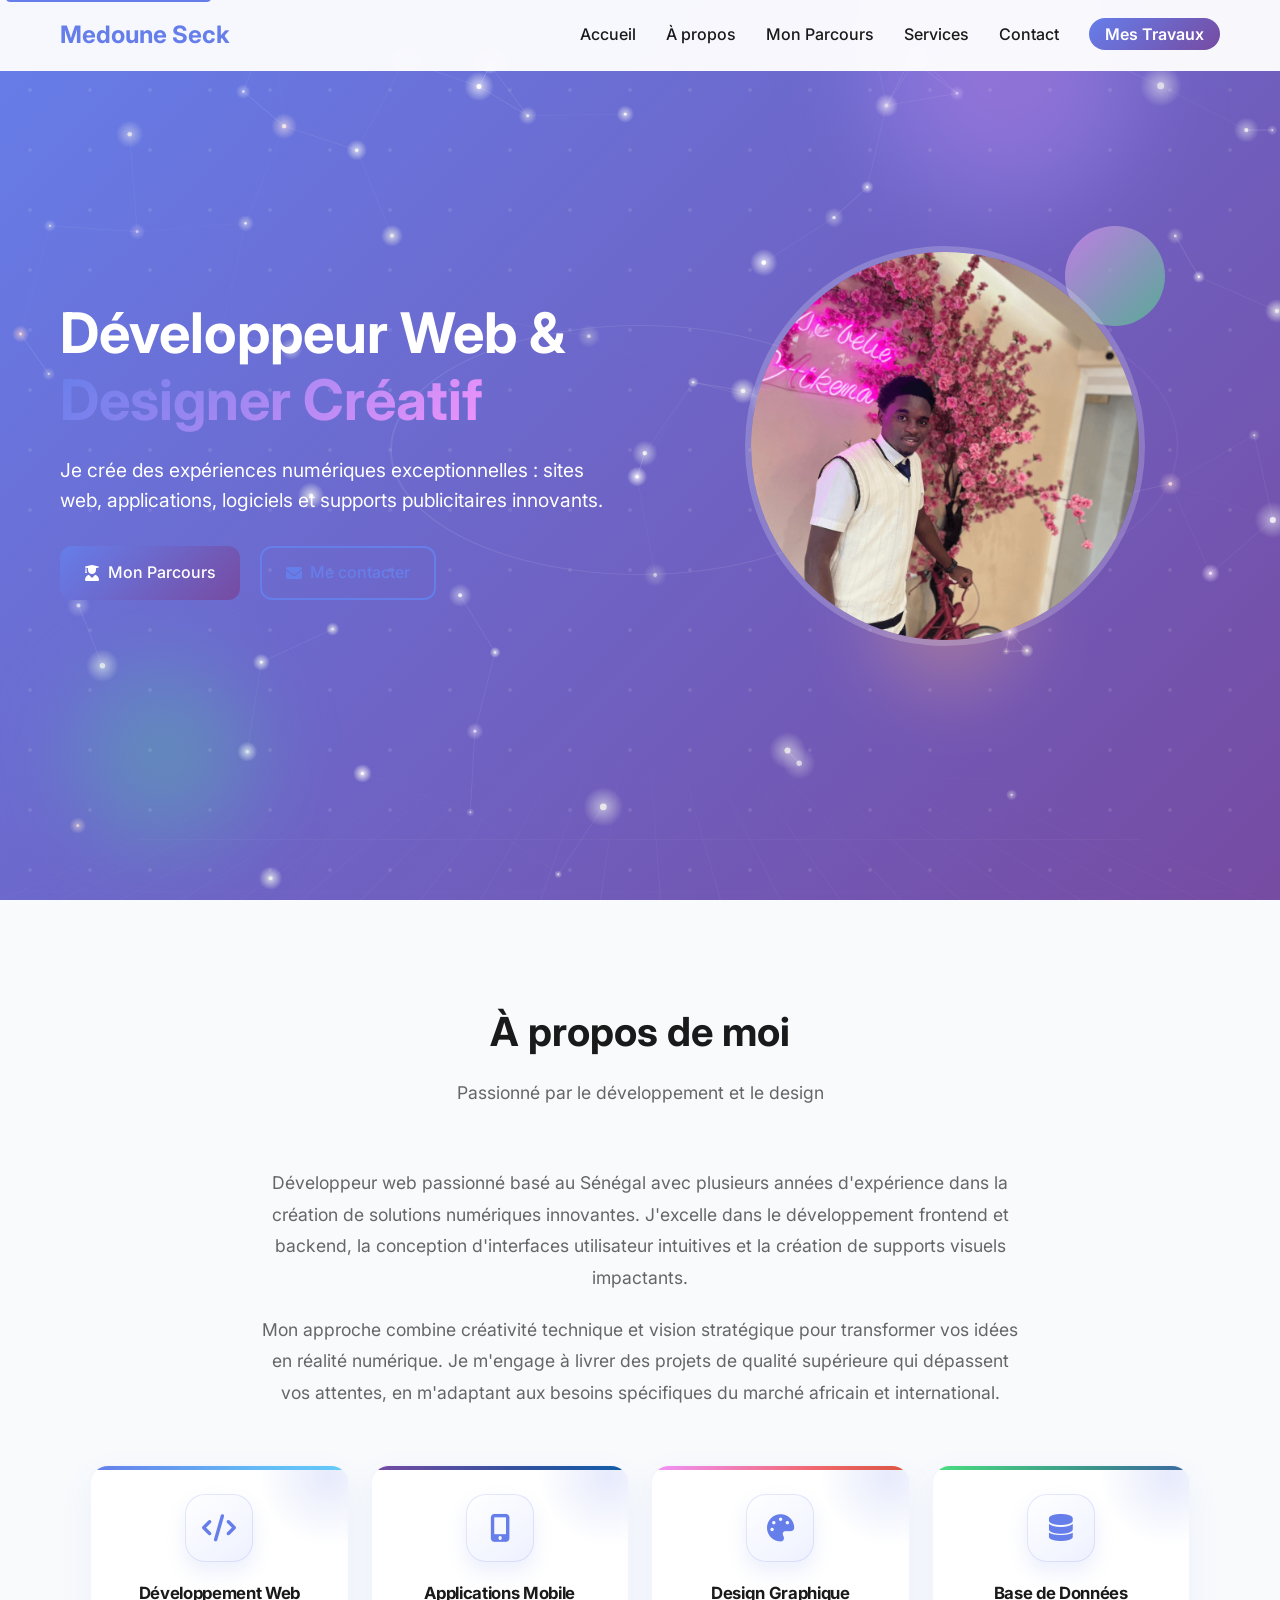
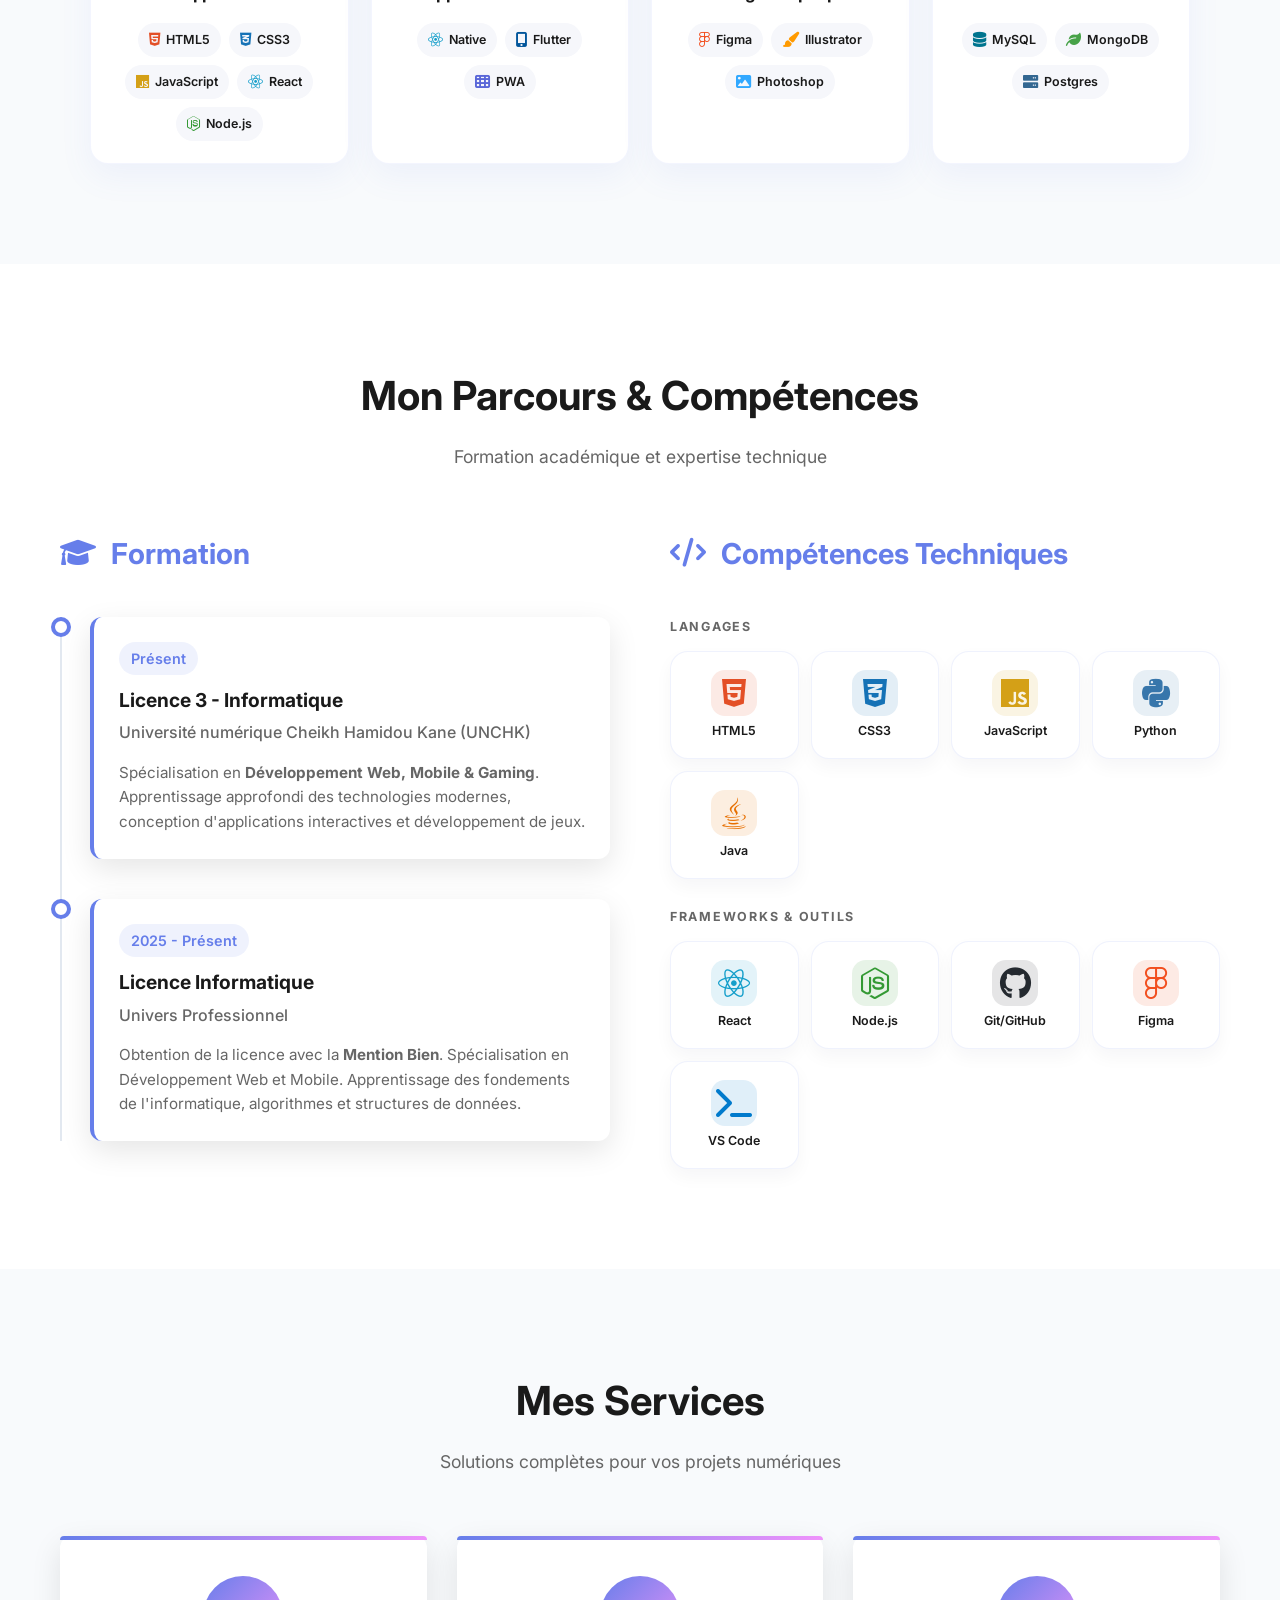
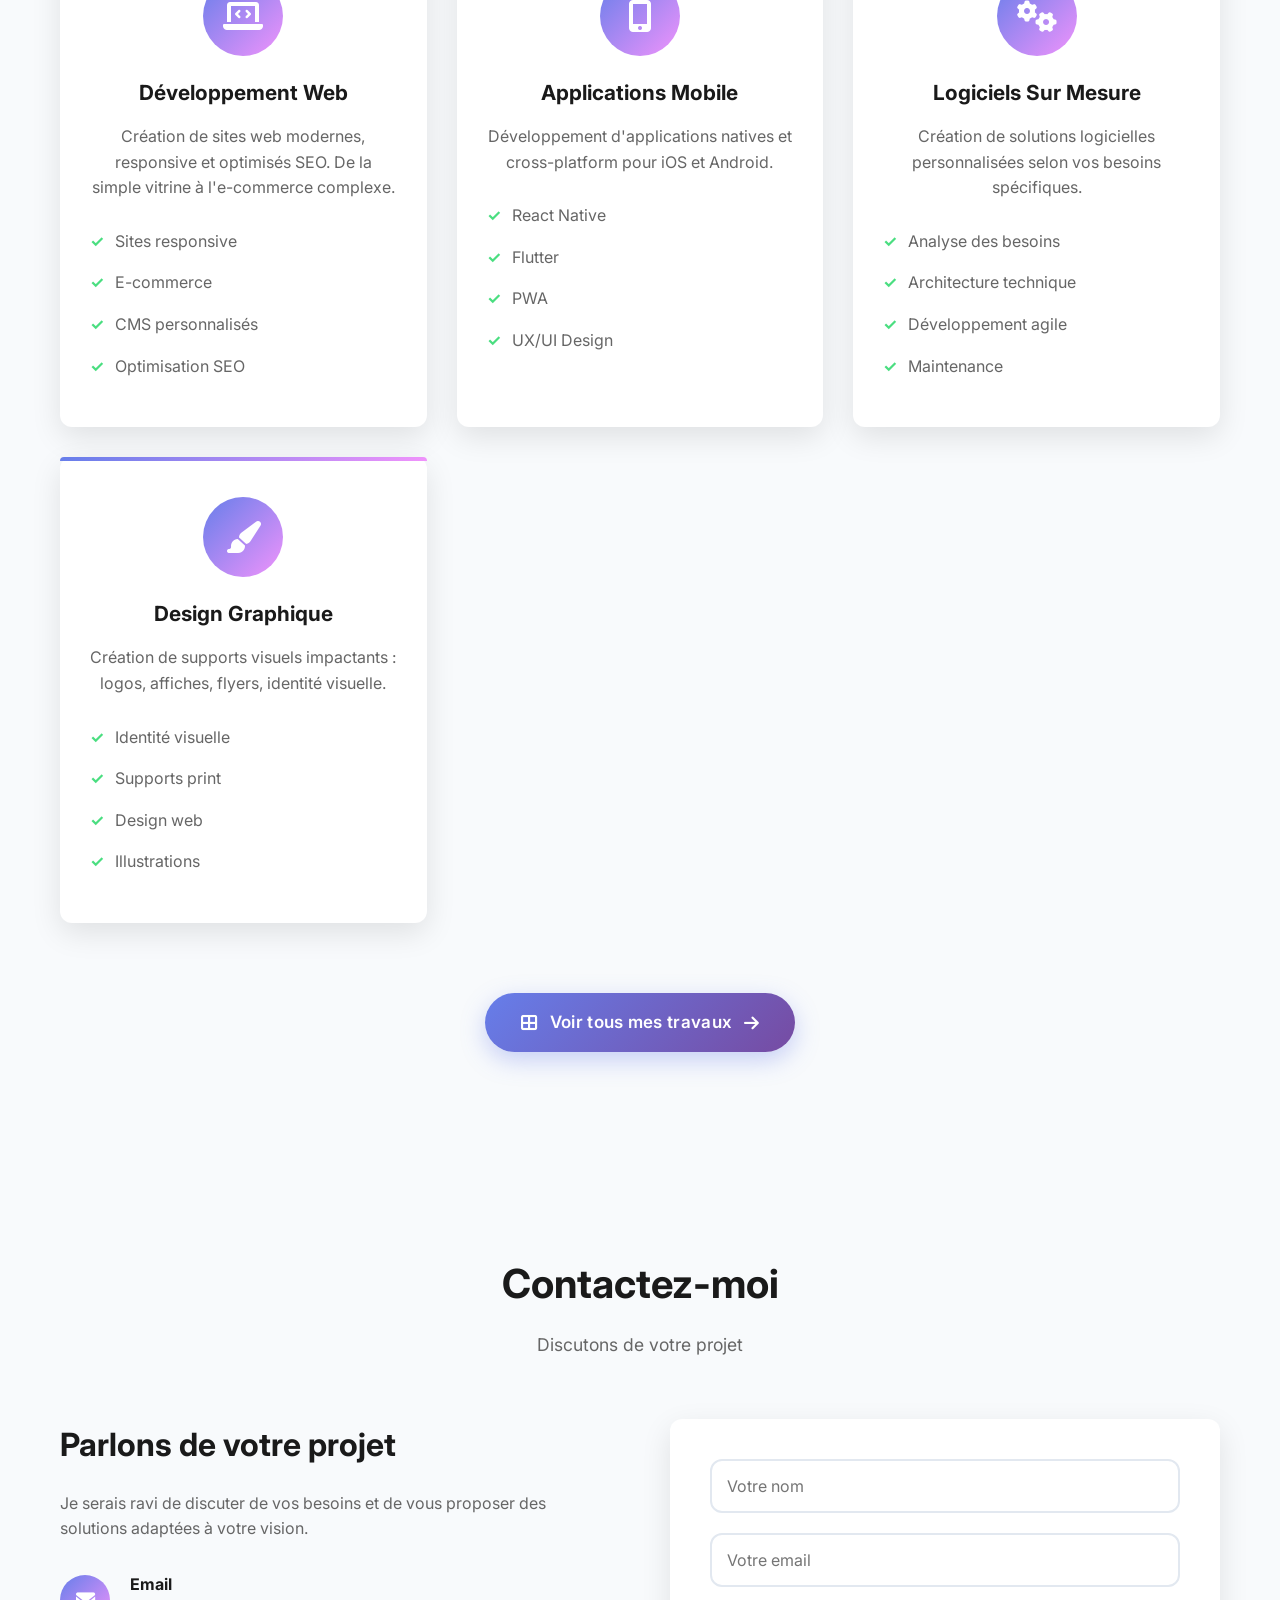
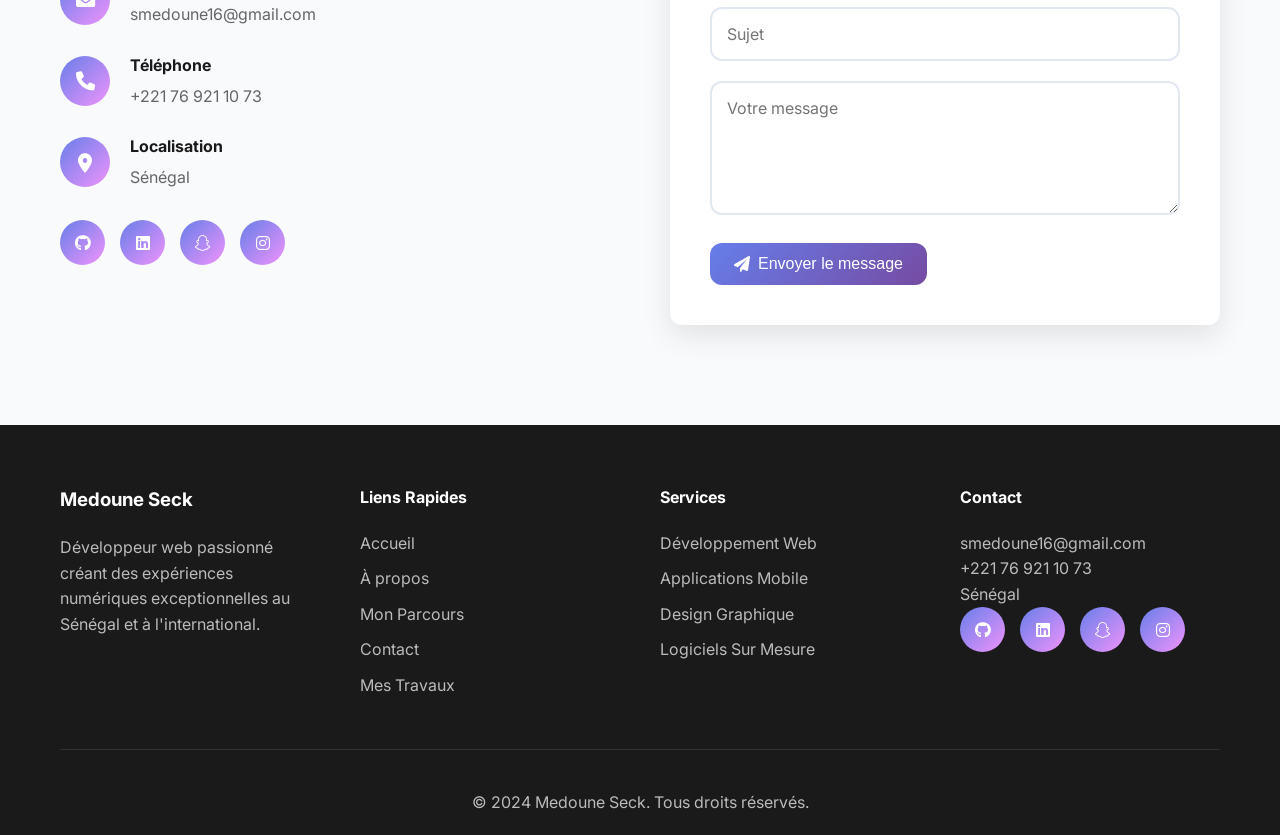
<file: index.html>
<!DOCTYPE html>
<html lang="fr">

<head>
    <meta charset="UTF-8">
    <meta name="viewport" content="width=device-width, initial-scale=1.0">
    <title>Medoune Seck - Portfolio - Développeur Web & Designer</title>
    <link rel="stylesheet" href="interface.css">
    <link href="https://fonts.googleapis.com/css2?family=Inter:wght@300;400;500;600;700&display=swap" rel="stylesheet">
    <link rel="stylesheet" href="https://cdnjs.cloudflare.com/ajax/libs/font-awesome/6.0.0/css/all.min.css">
    <link rel="icon" type="image/svg+xml" href="favicon.svg">
</head>

<body>
    <!-- Navigation -->
    <nav class="navbar" id="navbar">
        <div class="nav-container">
            <div class="nav-logo">
                <h3>Medoune Seck</h3>
            </div>
            <ul class="nav-menu" id="nav-menu">
                <li class="nav-item">
                    <a href="#accueil" class="nav-link">Accueil</a>
                </li>
                <li class="nav-item">
                    <a href="#apropos" class="nav-link">À propos</a>
                </li>
                <li class="nav-item">
                    <a href="#parcours" class="nav-link">Mon Parcours</a>
                </li>
                <li class="nav-item">
                    <a href="#services" class="nav-link">Services</a>
                </li>

                <li class="nav-item">
                    <a href="#contact" class="nav-link">Contact</a>
                </li>
                <li class="nav-item">
                    <a href="works.html" class="nav-link nav-link-works">Mes Travaux</a>
                </li>
            </ul>
            <div class="hamburger" id="hamburger">
                <span class="bar"></span>
                <span class="bar"></span>
                <span class="bar"></span>
            </div>
        </div>
    </nav>

    <!-- Section Accueil -->
    <section id="accueil" class="hero">
        <!-- Canvas 3D pour effets de particules et constellation (z-index: 0) -->
        <canvas id="hero-3d-canvas"></canvas>

        <!-- Formes géométriques 3D CSS flottantes (z-index: 0) -->
        <div class="hero-orb hero-orb-1"></div>
        <div class="hero-orb hero-orb-2"></div>
        <div class="hero-orb hero-orb-3"></div>
        <div class="hero-ring hero-ring-1"></div>
        <div class="hero-ring hero-ring-2"></div>
        <div class="hero-grid-overlay"></div>

        <div class="hero-container">
            <div class="hero-content">
                <div class="hero-text">
                    <h1 class="hero-title">
                        Développeur Web &
                        <span class="gradient-text">Designer Créatif</span>
                    </h1>
                    <p class="hero-subtitle">
                        Je crée des expériences numériques exceptionnelles : sites web, applications, logiciels et
                        supports publicitaires innovants.
                    </p>
                    <div class="hero-buttons">
                        <a href="#parcours" class="btn btn-primary">
                            <i class="fas fa-user-graduate"></i>
                            Mon Parcours
                        </a>
                        <a href="#contact" class="btn btn-secondary">
                            <i class="fas fa-envelope"></i>
                            Me contacter
                        </a>
                    </div>
                </div>
                <div class="hero-image">
                    <div class="image-container">
                        <img src="imagerose.png" alt="Photo de Medoune Seck" class="profile-image">
                        <div class="image-decoration"></div>
                    </div>
                </div>
            </div>
        </div>
        <div class="hero-bg-animation"></div>
    </section>

    <!-- Section À propos -->
    <section id="apropos" class="about">
        <div class="container">
            <div class="section-header">
                <h2 class="section-title">À propos de moi</h2>
                <p class="section-subtitle">Passionné par le développement et le design</p>
            </div>
            <div class="about-content">
                <div class="about-text">
                    <p>
                        Développeur web passionné basé au Sénégal avec plusieurs années d'expérience dans la création de
                        solutions numériques innovantes. J'excelle dans le développement frontend et backend, la
                        conception d'interfaces utilisateur intuitives et la création de supports visuels impactants.
                    </p>
                    <p>
                        Mon approche combine créativité technique et vision stratégique pour transformer vos idées en
                        réalité numérique. Je m'engage à livrer des projets de qualité supérieure qui dépassent vos
                        attentes, en m'adaptant aux besoins spécifiques du marché africain et international.
                    </p>
                </div>
                <div class="skills-grid">
                    <div class="skill-item skill-web">
                        <div class="skill-item-icon"><i class="fas fa-code"></i></div>
                        <h4>Développement Web</h4>
                        <div class="skill-sub-icons">
                            <span class="skill-label tone-html"><i class="fab fa-html5"></i> HTML5</span>
                            <span class="skill-label tone-css"><i class="fab fa-css3-alt"></i> CSS3</span>
                            <span class="skill-label tone-js"><i class="fab fa-js"></i> JavaScript</span>
                            <span class="skill-label tone-react"><i class="fab fa-react"></i> React</span>
                            <span class="skill-label tone-node"><i class="fab fa-node-js"></i> Node.js</span>
                        </div>
                    </div>
                    <div class="skill-item skill-mobile">
                        <div class="skill-item-icon"><i class="fas fa-mobile-alt"></i></div>
                        <h4>Applications Mobile</h4>
                        <div class="skill-sub-icons">
                            <span class="skill-label tone-react"><i class="fab fa-react"></i> Native</span>
                            <span class="skill-label tone-flutter"><i class="fas fa-mobile-alt"></i> Flutter</span>
                            <span class="skill-label tone-pwa"><i class="fas fa-th"></i> PWA</span>
                        </div>
                    </div>
                    <div class="skill-item skill-design">
                        <div class="skill-item-icon"><i class="fas fa-palette"></i></div>
                        <h4>Design Graphique</h4>
                        <div class="skill-sub-icons">
                            <span class="skill-label tone-figma"><i class="fab fa-figma"></i> Figma</span>
                            <span class="skill-label tone-ai"><i class="fas fa-paint-brush"></i> Illustrator</span>
                            <span class="skill-label tone-ps"><i class="fas fa-image"></i> Photoshop</span>
                        </div>
                    </div>
                    <div class="skill-item skill-data">
                        <div class="skill-item-icon"><i class="fas fa-database"></i></div>
                        <h4>Base de Données</h4>
                        <div class="skill-sub-icons">
                            <span class="skill-label tone-mysql"><i class="fas fa-database"></i> MySQL</span>
                            <span class="skill-label tone-mongo"><i class="fas fa-leaf"></i> MongoDB</span>
                            <span class="skill-label tone-pg"><i class="fas fa-server"></i> Postgres</span>
                        </div>
                    </div>
                </div>
            </div>
        </div>
    </section>

    <!-- Section Parcours & Compétences -->
    <section id="parcours" class="parcours">
        <div class="container">
            <div class="section-header">
                <h2 class="section-title">Mon Parcours & Compétences</h2>
                <p class="section-subtitle">Formation académique et expertise technique</p>
            </div>

            <div class="parcours-grid">
                <!-- Timeline Formation -->
                <div class="timeline-column">
                    <h3 class="column-title"><i class="fas fa-graduation-cap"></i> Formation</h3>
                    <div class="timeline">
                        <div class="timeline-item">
                            <div class="timeline-dot"></div>
                            <div class="timeline-content fade-in">
                                <span class="timeline-date">Présent</span>
                                <h4>Licence 3 - Informatique</h4>
                                <p class="timeline-institution">Université numérique Cheikh Hamidou Kane (UNCHK)</p>
                                <p>Spécialisation en <strong>Développement Web, Mobile & Gaming</strong>. Apprentissage
                                    approfondi des technologies modernes, conception d'applications interactives et
                                    développement de jeux.</p>
                            </div>
                        </div>
                        <div class="timeline-item">
                            <div class="timeline-dot"></div>
                            <div class="timeline-content fade-in">
                                <span class="timeline-date">2025 - Présent</span>
                                <h4>Licence Informatique</h4>
                                <p class="timeline-institution">Univers Professionnel</p>
                                <p>Obtention de la licence avec la <strong>Mention Bien</strong>. Spécialisation en
                                    Développement Web et Mobile. Apprentissage des fondements de l'informatique,
                                    algorithmes et structures de données.</p>
                            </div>
                        </div>
                    </div>
                </div>

                <!-- Compétences & Projets en cours -->
                <div class="skills-column">
                    <h3 class="column-title"><i class="fas fa-code"></i> Compétences Techniques</h3>

                    <div class="skills-container fade-in">
                        <div class="skill-category">
                            <h4>Langages</h4>
                            <div class="skill-tags">
                                <div class="skill-tag tone-html"><i class="fab fa-html5"></i><span>HTML5</span></div>
                                <div class="skill-tag tone-css"><i class="fab fa-css3-alt"></i><span>CSS3</span></div>
                                <div class="skill-tag tone-js"><i class="fab fa-js"></i><span>JavaScript</span></div>
                                <div class="skill-tag tone-python"><i class="fab fa-python"></i><span>Python</span></div>
                                <div class="skill-tag tone-java"><i class="fab fa-java"></i><span>Java</span></div>
                            </div>
                        </div>

                        <div class="skill-category">
                            <h4>Frameworks & Outils</h4>
                            <div class="skill-tags">
                                <div class="skill-tag tone-react"><i class="fab fa-react"></i><span>React</span></div>
                                <div class="skill-tag tone-node"><i class="fab fa-node-js"></i><span>Node.js</span></div>
                                <div class="skill-tag tone-git"><i class="fab fa-github"></i><span>Git/GitHub</span></div>
                                <div class="skill-tag tone-figma"><i class="fab fa-figma"></i><span>Figma</span></div>
                                <div class="skill-tag tone-vscode"><i class="fas fa-terminal"></i><span>VS Code</span></div>
                            </div>
                        </div>
                    </div>


                </div>
            </div>
        </div>
    </section>

    <!-- Section Services -->
    <section id="services" class="services">
        <div class="container">
            <div class="section-header">
                <h2 class="section-title">Mes Services</h2>
                <p class="section-subtitle">Solutions complètes pour vos projets numériques</p>
            </div>
            <div class="services-grid">
                <div class="service-card">
                    <div class="service-icon">
                        <i class="fas fa-laptop-code"></i>
                    </div>
                    <h3>Développement Web</h3>
                    <p>Création de sites web modernes, responsive et optimisés SEO. De la simple vitrine à l'e-commerce
                        complexe.</p>
                    <ul class="service-features">
                        <li>Sites responsive</li>
                        <li>E-commerce</li>
                        <li>CMS personnalisés</li>
                        <li>Optimisation SEO</li>
                    </ul>
                </div>
                <div class="service-card">
                    <div class="service-icon">
                        <i class="fas fa-mobile-alt"></i>
                    </div>
                    <h3>Applications Mobile</h3>
                    <p>Développement d'applications natives et cross-platform pour iOS et Android.</p>
                    <ul class="service-features">
                        <li>React Native</li>
                        <li>Flutter</li>
                        <li>PWA</li>
                        <li>UX/UI Design</li>
                    </ul>
                </div>
                <div class="service-card">
                    <div class="service-icon">
                        <i class="fas fa-cogs"></i>
                    </div>
                    <h3>Logiciels Sur Mesure</h3>
                    <p>Création de solutions logicielles personnalisées selon vos besoins spécifiques.</p>
                    <ul class="service-features">
                        <li>Analyse des besoins</li>
                        <li>Architecture technique</li>
                        <li>Développement agile</li>
                        <li>Maintenance</li>
                    </ul>
                </div>
                <div class="service-card">
                    <div class="service-icon">
                        <i class="fas fa-paint-brush"></i>
                    </div>
                    <h3>Design Graphique</h3>
                    <p>Création de supports visuels impactants : logos, affiches, flyers, identité visuelle.</p>
                    <ul class="service-features">
                        <li>Identité visuelle</li>
                        <li>Supports print</li>
                        <li>Design web</li>
                        <li>Illustrations</li>
                    </ul>
                </div>
            </div>
            <!-- CTA Voir mes travaux -->
            <div class="services-cta">
                <a href="works.html" class="btn btn-works-cta">
                    <i class="fas fa-th-large"></i>
                    Voir tous mes travaux
                    <i class="fas fa-arrow-right"></i>
                </a>
            </div>
        </div>
    </section>



    <!-- Section Contact -->
    <section id="contact" class="contact">
        <div class="container">
            <div class="section-header">
                <h2 class="section-title">Contactez-moi</h2>
                <p class="section-subtitle">Discutons de votre projet</p>
            </div>
            <div class="contact-content">
                <div class="contact-info">
                    <h3>Parlons de votre projet</h3>
                    <p>Je serais ravi de discuter de vos besoins et de vous proposer des solutions adaptées à votre
                        vision.</p>
                    <div class="contact-items">
                        <a href="mailto:smedoune16@gmail.com" class="contact-item">
                            <i class="fas fa-envelope"></i>
                            <div>
                                <h4>Email</h4>
                                <p>smedoune16@gmail.com</p>
                            </div>
                        </a>
                        <a href="tel:+221769211073" class="contact-item">
                            <i class="fas fa-phone"></i>
                            <div>
                                <h4>Téléphone</h4>
                                <p>+221 76 921 10 73</p>
                            </div>
                        </a>
                        <div class="contact-item">
                            <i class="fas fa-map-marker-alt"></i>
                            <div>
                                <h4>Localisation</h4>
                                <p>Sénégal</p>
                            </div>
                        </div>
                    </div>
                    <div class="social-links">
                        <a href="https://github.com/Medoune-ops" target="_blank" rel="noopener noreferrer"
                            class="social-link" title="GitHub"><i class="fab fa-github"></i></a>
                        <a href="https://www.linkedin.com/in/medoune-seck-633004305" target="_blank"
                            rel="noopener noreferrer" class="social-link" title="LinkedIn"><i
                                class="fab fa-linkedin"></i></a>
                        <a href="https://t.snapchat.com/3yQsadBa" target="_blank" rel="noopener noreferrer"
                            class="social-link" title="Snapchat"><i class="fab fa-snapchat"></i></a>
                        <a href="https://www.instagram.com/medoune_14?igsh=bmZnbGZmYTBjMzN2" target="_blank"
                            rel="noopener noreferrer" class="social-link" title="Instagram"><i
                                class="fab fa-instagram"></i></a>
                    </div>
                </div>
                <form class="contact-form" id="contact-form" action="https://formsubmit.co/smedoune16@gmail.com"
                    method="POST">
                    <!-- Configuration FormSubmit -->
                    <input type="hidden" name="_captcha" value="false">
                    <input type="hidden" name="_template" value="table">
                    <div class="form-group">
                        <input type="text" id="name" name="name" placeholder="Votre nom" required>
                    </div>
                    <div class="form-group">
                        <input type="email" id="email" name="email" placeholder="Votre email" required>
                    </div>
                    <div class="form-group">
                        <input type="text" id="subject" name="subject" placeholder="Sujet" required>
                    </div>
                    <div class="form-group">
                        <textarea id="message" name="message" placeholder="Votre message" rows="5" required></textarea>
                    </div>
                    <button type="submit" class="btn btn-primary">
                        <i class="fas fa-paper-plane"></i>
                        Envoyer le message
                    </button>
                </form>
            </div>
        </div>
    </section>

    <!-- Footer -->
    <footer class="footer">
        <div class="container">
            <div class="footer-content">
                <div class="footer-section">
                    <h3>Medoune Seck</h3>
                    <p>Développeur web passionné créant des expériences numériques exceptionnelles au Sénégal et à
                        l'international.</p>
                </div>
                <div class="footer-section">
                    <h4>Liens Rapides</h4>
                    <ul>
                        <li><a href="#accueil">Accueil</a></li>
                        <li><a href="#apropos">À propos</a></li>
                        <li><a href="#parcours">Mon Parcours</a></li>
                        <li><a href="#contact">Contact</a></li>
                        <li><a href="works.html">Mes Travaux</a></li>
                    </ul>
                </div>
                <div class="footer-section">
                    <h4>Services</h4>
                    <ul>
                        <li><a href="#services">Développement Web</a></li>
                        <li><a href="#services">Applications Mobile</a></li>
                        <li><a href="#services">Design Graphique</a></li>
                        <li><a href="#services">Logiciels Sur Mesure</a></li>
                    </ul>
                </div>
                <div class="footer-section">
                    <h4>Contact</h4>
                    <p>smedoune16@gmail.com</p>
                    <p>+221 76 921 10 73</p>
                    <p>Sénégal</p>
                    <div class="social-links">
                        <a href="https://github.com/Medoune-ops" target="_blank" rel="noopener noreferrer"
                            class="social-link" title="GitHub"><i class="fab fa-github"></i></a>
                        <a href="https://www.linkedin.com/in/medoune-seck-633004305" target="_blank"
                            rel="noopener noreferrer" class="social-link" title="LinkedIn"><i
                                class="fab fa-linkedin"></i></a>
                        <a href="https://t.snapchat.com/3yQsadBa" target="_blank" rel="noopener noreferrer"
                            class="social-link" title="Snapchat"><i class="fab fa-snapchat"></i></a>
                        <a href="https://www.instagram.com/medoune_14?igsh=bmZnbGZmYTBjMzN2" target="_blank"
                            rel="noopener noreferrer" class="social-link" title="Instagram"><i
                                class="fab fa-instagram"></i></a>
                    </div>
                </div>
            </div>
            <div class="footer-bottom">
                <p>&copy; 2024 Medoune Seck. Tous droits réservés.</p>
            </div>
        </div>
    </footer>

    <script src="interface.js"></script>
</body>

</html>
</file>
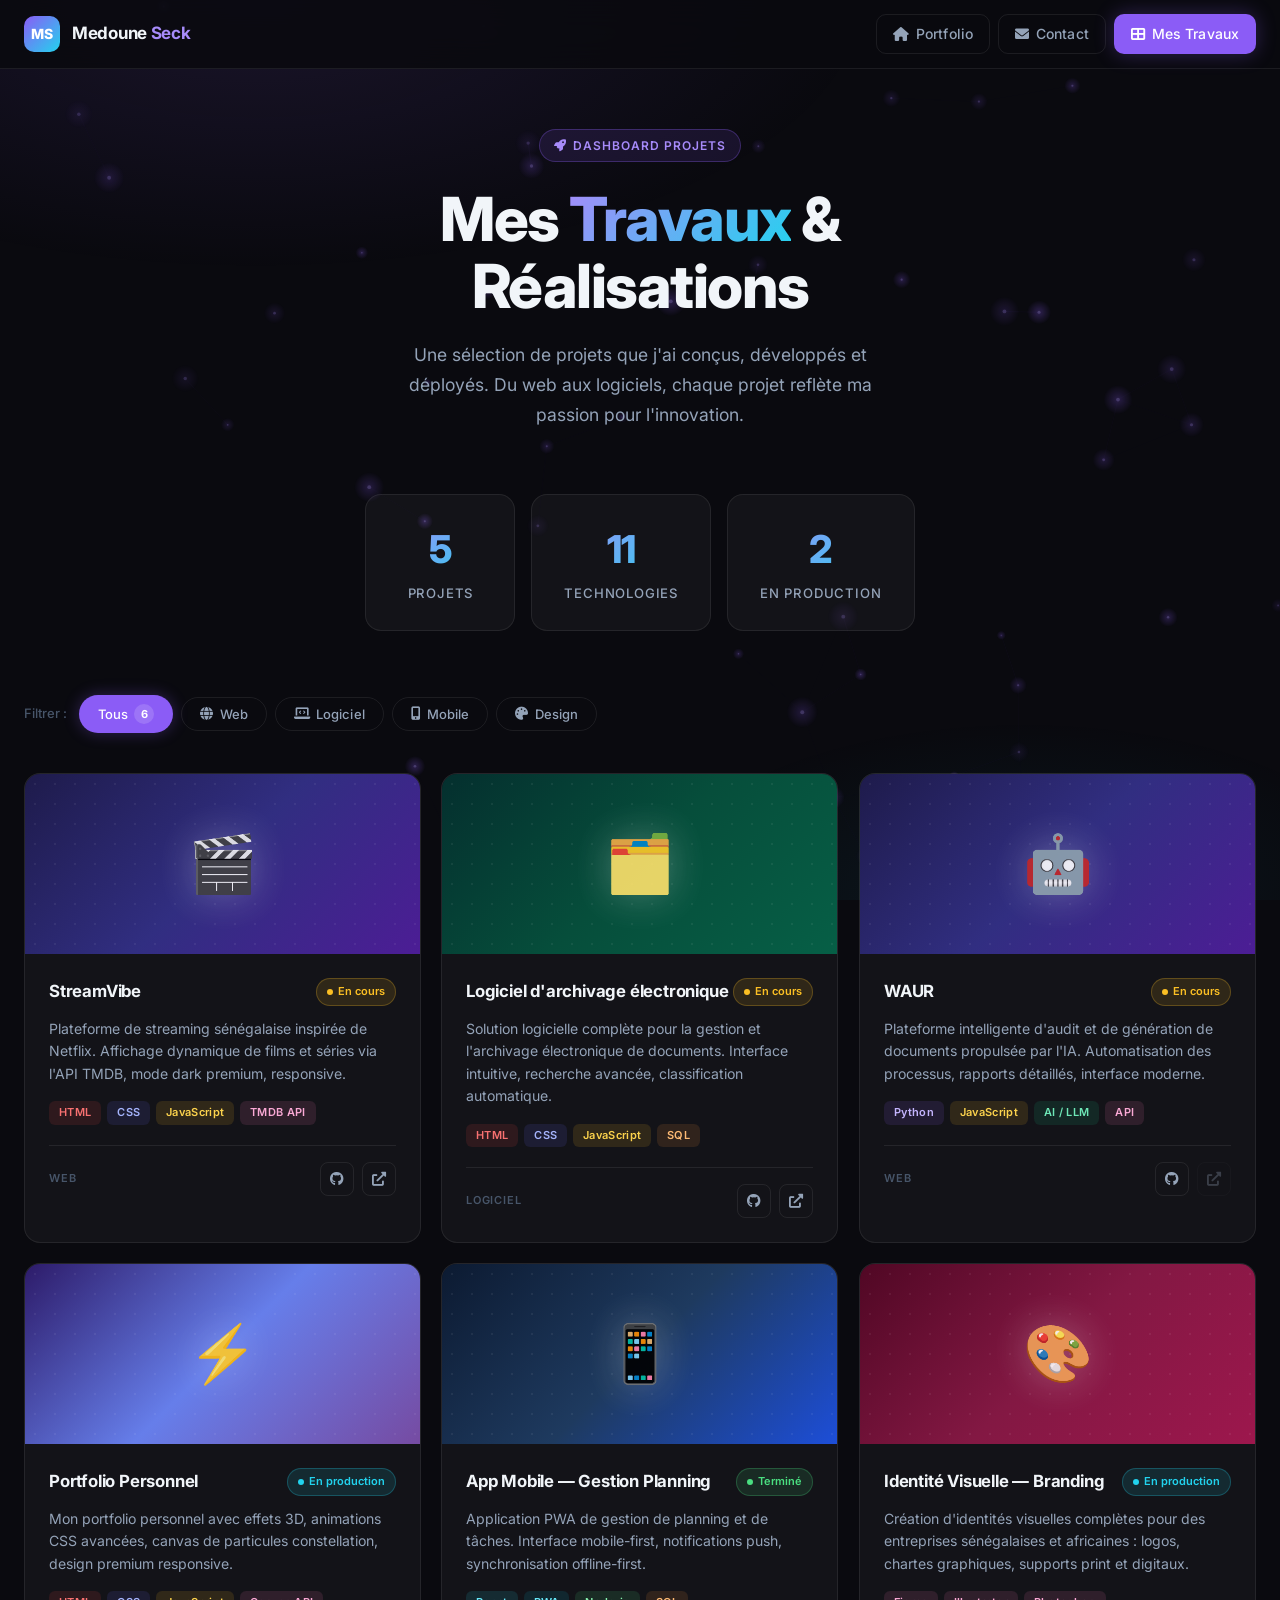
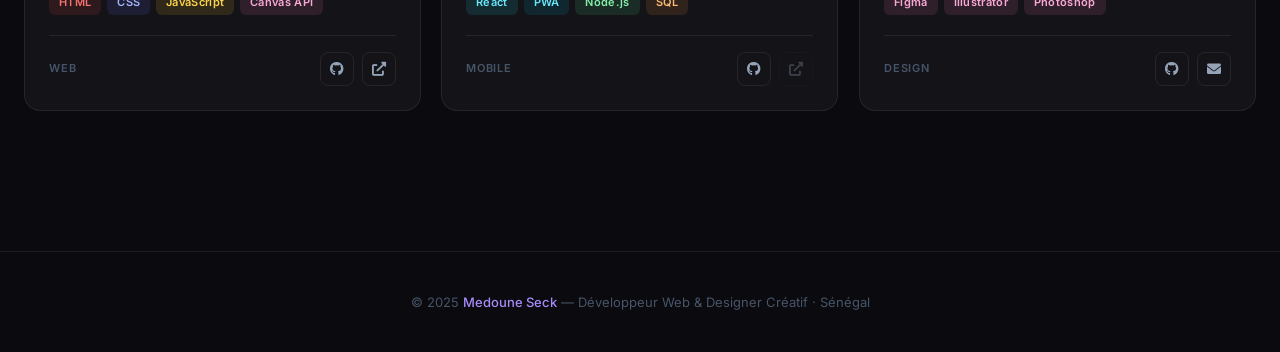
<file: works.html>
<!DOCTYPE html>
<html lang="fr">

<head>
    <meta charset="UTF-8">
    <meta name="viewport" content="width=device-width, initial-scale=1.0">
    <title>Mes Travaux — Medoune Seck</title>
    <meta name="description" content="Dashboard des projets de Medoune Seck — Développeur Web & Designer Créatif">
    <link href="https://fonts.googleapis.com/css2?family=Inter:wght@300;400;500;600;700;800&display=swap"
        rel="stylesheet">
    <link rel="stylesheet" href="https://cdnjs.cloudflare.com/ajax/libs/font-awesome/6.0.0/css/all.min.css">
    <link rel="icon" type="image/svg+xml" href="favicon.svg">
</head>
    <style>
        /* ==============================
           RESET & BASE
        ============================== */
        *,
        *::before,
        *::after {
            margin: 0;
            padding: 0;
            box-sizing: border-box;
        }

        :root {
            --bg-900: #0a0a0f;
            --bg-800: #111118;
            --bg-700: #16161f;
            --bg-card: rgba(255, 255, 255, 0.04);
            --border: rgba(255, 255, 255, 0.08);
            --border-hover: rgba(139, 92, 246, 0.5);
            --purple: #8b5cf6;
            --purple-light: #a78bfa;
            --purple-glow: rgba(139, 92, 246, 0.3);
            --cyan: #22d3ee;
            --pink: #f472b6;
            --green: #4ade80;
            --amber: #fbbf24;
            --red: #f87171;
            --text-primary: #f1f5f9;
            --text-secondary: #94a3b8;
            --text-muted: #475569;
            --radius: 16px;
            --card-shadow: 0 4px 24px rgba(0, 0, 0, 0.4);
        }

        html {
            scroll-behavior: smooth;
        }

        body {
            font-family: 'Inter', sans-serif;
            background: var(--bg-900);
            color: var(--text-primary);
            min-height: 100vh;
            overflow-x: hidden;
            line-height: 1.6;
        }

        /* ==============================
           BACKGROUND AMBIANT
        ============================== */
        body::before {
            content: '';
            position: fixed;
            inset: 0;
            background:
                radial-gradient(ellipse 80% 50% at 20% 0%, rgba(139, 92, 246, 0.12) 0%, transparent 60%),
                radial-gradient(ellipse 60% 40% at 80% 100%, rgba(34, 211, 238, 0.07) 0%, transparent 50%);
            pointer-events: none;
            z-index: 0;
        }

        /* ==============================
           CANVAS DE PARTICULES (fond)
        ============================== */
        #works-canvas {
            position: fixed;
            inset: 0;
            z-index: 0;
            pointer-events: none;
            opacity: 0.4;
        }

        /* ==============================
           HEADER / NAV
        ============================== */
        .works-header {
            position: sticky;
            top: 0;
            z-index: 100;
            background: rgba(10, 10, 15, 0.85);
            backdrop-filter: blur(20px);
            border-bottom: 1px solid var(--border);
        }

        .header-inner {
            max-width: 1280px;
            margin: 0 auto;
            padding: 0 24px;
            height: 68px;
            display: flex;
            align-items: center;
            justify-content: space-between;
        }

        .header-logo {
            display: flex;
            align-items: center;
            gap: 12px;
            text-decoration: none;
        }

        .logo-dot {
            width: 36px;
            height: 36px;
            border-radius: 10px;
            background: linear-gradient(135deg, var(--purple), var(--cyan));
            display: flex;
            align-items: center;
            justify-content: center;
            font-weight: 800;
            font-size: 14px;
            color: white;
        }

        .logo-text {
            font-size: 17px;
            font-weight: 700;
            color: var(--text-primary);
            letter-spacing: -0.3px;
        }

        .logo-text span {
            color: var(--purple-light);
        }

        .header-nav {
            display: flex;
            align-items: center;
            gap: 8px;
        }

        .nav-btn {
            display: inline-flex;
            align-items: center;
            gap: 7px;
            padding: 8px 16px;
            font-size: 14px;
            font-weight: 500;
            text-decoration: none;
            border-radius: 10px;
            border: 1px solid var(--border);
            color: var(--text-secondary);
            transition: all 0.25s ease;
            background: transparent;
            letter-spacing: 0.1px;
        }

        .nav-btn:hover {
            background: var(--bg-card);
            color: var(--text-primary);
            border-color: rgba(255, 255, 255, 0.15);
        }

        .nav-btn.active {
            background: var(--purple);
            color: white;
            border-color: transparent;
            box-shadow: 0 0 20px var(--purple-glow);
        }

        /* ==============================
           MAIN CONTENT
        ============================== */
        .main {
            position: relative;
            z-index: 1;
            max-width: 1280px;
            margin: 0 auto;
            padding: 60px 24px 80px;
        }

        /* ==============================
           PAGE HERO / TITLE
        ============================== */
        .page-hero {
            text-align: center;
            margin-bottom: 64px;
        }

        .page-tag {
            display: inline-flex;
            align-items: center;
            gap: 6px;
            padding: 6px 14px;
            background: rgba(139, 92, 246, 0.12);
            border: 1px solid rgba(139, 92, 246, 0.3);
            border-radius: 50px;
            font-size: 12px;
            font-weight: 600;
            color: var(--purple-light);
            text-transform: uppercase;
            letter-spacing: 1px;
            margin-bottom: 24px;
        }

        .page-title {
            font-size: clamp(2.2rem, 5vw, 3.8rem);
            font-weight: 800;
            letter-spacing: -1.5px;
            line-height: 1.1;
            margin-bottom: 20px;
        }

        .page-title .accent {
            background: linear-gradient(135deg, var(--purple-light), var(--cyan));
            -webkit-background-clip: text;
            -webkit-text-fill-color: transparent;
            background-clip: text;
        }

        .page-subtitle {
            font-size: 1.1rem;
            color: var(--text-secondary);
            max-width: 520px;
            margin: 0 auto;
            line-height: 1.7;
        }

        /* ==============================
           COUNTERS
        ============================== */
        .counters-row {
            display: flex;
            justify-content: center;
            gap: 16px;
            margin: 48px 0 64px;
            flex-wrap: wrap;
        }

        .counter-card {
            background: var(--bg-card);
            border: 1px solid var(--border);
            border-radius: var(--radius);
            padding: 24px 32px;
            text-align: center;
            min-width: 150px;
            transition: all 0.3s ease;
            position: relative;
            overflow: hidden;
        }

        .counter-card::before {
            content: '';
            position: absolute;
            inset: 0;
            border-radius: var(--radius);
            background: linear-gradient(135deg, var(--purple-glow), transparent);
            opacity: 0;
            transition: opacity 0.3s ease;
        }

        .counter-card:hover::before {
            opacity: 1;
        }

        .counter-card:hover {
            border-color: var(--border-hover);
            transform: translateY(-4px);
            box-shadow: 0 8px 32px var(--purple-glow);
        }

        .counter-num {
            font-size: 2.4rem;
            font-weight: 800;
            letter-spacing: -1px;
            background: linear-gradient(135deg, var(--purple-light), var(--cyan));
            -webkit-background-clip: text;
            -webkit-text-fill-color: transparent;
            background-clip: text;
            display: block;
            position: relative;
            z-index: 1;
        }

        .counter-label {
            font-size: 0.82rem;
            color: var(--text-secondary);
            font-weight: 500;
            text-transform: uppercase;
            letter-spacing: 0.8px;
            margin-top: 4px;
            position: relative;
            z-index: 1;
        }

        /* ==============================
           FILTER BAR
        ============================== */
        .filter-bar {
            display: flex;
            align-items: center;
            gap: 8px;
            margin-bottom: 40px;
            flex-wrap: wrap;
        }

        .filter-label {
            font-size: 13px;
            color: var(--text-muted);
            font-weight: 500;
            margin-right: 4px;
        }

        .filter-btn {
            display: inline-flex;
            align-items: center;
            gap: 6px;
            padding: 8px 18px;
            font-size: 13px;
            font-weight: 500;
            border: 1px solid var(--border);
            border-radius: 50px;
            background: transparent;
            color: var(--text-secondary);
            cursor: pointer;
            transition: all 0.22s ease;
            font-family: inherit;
            letter-spacing: 0.1px;
        }

        .filter-btn:hover {
            background: var(--bg-card);
            color: var(--text-primary);
        }

        .filter-btn.active {
            background: var(--purple);
            color: white;
            border-color: transparent;
            box-shadow: 0 0 16px var(--purple-glow);
        }

        .filter-count {
            background: rgba(255, 255, 255, 0.15);
            border-radius: 50%;
            width: 20px;
            height: 20px;
            font-size: 11px;
            display: inline-flex;
            align-items: center;
            justify-content: center;
            font-weight: 700;
        }

        /* ==============================
           PROJECTS GRID
        ============================== */
        .projects-grid {
            display: grid;
            grid-template-columns: repeat(auto-fill, minmax(320px, 1fr));
            gap: 20px;
        }

        /* ==============================
           PROJECT CARD (Glassmorphism + Tilt)
        ============================== */
        .project-card {
            background: var(--bg-card);
            border: 1px solid var(--border);
            border-radius: var(--radius);
            overflow: hidden;
            transition: border-color 0.3s ease, box-shadow 0.3s ease;
            cursor: default;
            position: relative;
            /* tilt effect via JS — transform-style needed */
            transform-style: preserve-3d;
            will-change: transform;
        }

        .project-card:hover {
            border-color: var(--border-hover);
            box-shadow: 0 16px 48px rgba(0, 0, 0, 0.5), 0 0 0 1px rgba(139, 92, 246, 0.15);
        }

        /* Shine overlay pour le tilt */
        .card-shine {
            position: absolute;
            inset: 0;
            border-radius: var(--radius);
            pointer-events: none;
            background: radial-gradient(circle at 50% 50%, rgba(255, 255, 255, 0.07), transparent 70%);
            opacity: 0;
            transition: opacity 0.3s ease;
            z-index: 10;
        }

        .project-card:hover .card-shine {
            opacity: 1;
        }

        /* Cover du projet */
        .card-cover {
            height: 180px;
            position: relative;
            display: flex;
            align-items: center;
            justify-content: center;
            overflow: hidden;
        }

        .card-cover-icon {
            font-size: 3.5rem;
            opacity: 0.9;
            filter: drop-shadow(0 0 20px rgba(255, 255, 255, 0.3));
            z-index: 1;
            position: relative;
        }

        .card-cover-bg {
            position: absolute;
            inset: 0;
            opacity: 0.8;
        }

        /* Variantes de couleur par catégorie */
        .cover-web {
            background: linear-gradient(135deg, #1e1b4b, #312e81, #4c1d95);
        }

        .cover-logiciel {
            background: linear-gradient(135deg, #042f2e, #064e3b, #065f46);
        }

        .cover-design {
            background: linear-gradient(135deg, #500724, #831843, #9d174d);
        }

        .cover-mobile {
            background: linear-gradient(135deg, #0c1a31, #1e3a5f, #1d4ed8);
        }

        .cover-placeholder {
            background: linear-gradient(135deg, #1c1917, #292524, #44403c);
        }

        /* Pattern de fond sur la cover */
        .card-cover::after {
            content: '';
            position: absolute;
            inset: 0;
            background-image: radial-gradient(circle, rgba(255, 255, 255, 0.06) 1px, transparent 1px);
            background-size: 20px 20px;
        }

        /* Body de la card */
        .card-body {
            padding: 24px;
        }

        .card-header {
            display: flex;
            align-items: flex-start;
            justify-content: space-between;
            margin-bottom: 12px;
        }

        .card-title {
            font-size: 1.05rem;
            font-weight: 700;
            color: var(--text-primary);
            letter-spacing: -0.2px;
        }

        /* Badge statut */
        .status-badge {
            display: inline-flex;
            align-items: center;
            gap: 5px;
            padding: 4px 10px;
            border-radius: 50px;
            font-size: 11px;
            font-weight: 600;
            white-space: nowrap;
            flex-shrink: 0;
        }

        .status-badge::before {
            content: '';
            width: 6px;
            height: 6px;
            border-radius: 50%;
            background: currentColor;
        }

        .status-en-cours {
            background: rgba(251, 191, 36, 0.12);
            color: var(--amber);
            border: 1px solid rgba(251, 191, 36, 0.25);
        }

        .status-termine {
            background: rgba(74, 222, 128, 0.12);
            color: var(--green);
            border: 1px solid rgba(74, 222, 128, 0.25);
        }

        .status-production {
            background: rgba(34, 211, 238, 0.12);
            color: var(--cyan);
            border: 1px solid rgba(34, 211, 238, 0.25);
        }

        .card-desc {
            font-size: 0.88rem;
            color: var(--text-secondary);
            line-height: 1.6;
            margin-bottom: 16px;
        }

        /* Stack badges */
        .stack-row {
            display: flex;
            flex-wrap: wrap;
            gap: 6px;
            margin-bottom: 20px;
        }

        .stack-badge {
            padding: 3px 10px;
            border-radius: 6px;
            font-size: 11px;
            font-weight: 600;
            letter-spacing: 0.3px;
        }

        .badge-html {
            background: rgba(239, 68, 68, 0.12);
            color: #f87171;
        }

        .badge-css {
            background: rgba(99, 102, 241, 0.12);
            color: #a5b4fc;
        }

        .badge-js {
            background: rgba(251, 191, 36, 0.12);
            color: #fcd34d;
        }

        .badge-react {
            background: rgba(34, 211, 238, 0.12);
            color: #67e8f9;
        }

        .badge-node {
            background: rgba(74, 222, 128, 0.12);
            color: #86efac;
        }

        .badge-python {
            background: rgba(139, 92, 246, 0.12);
            color: #c4b5fd;
        }

        .badge-java {
            background: rgba(239, 68, 68, 0.12);
            color: #fca5a5;
        }

        .badge-api {
            background: rgba(244, 114, 182, 0.12);
            color: #f9a8d4;
        }

        .badge-pwa {
            background: rgba(6, 182, 212, 0.12);
            color: #67e8f9;
        }

        .badge-sql {
            background: rgba(251, 146, 60, 0.12);
            color: #fdba74;
        }

        .badge-php {
            background: rgba(139, 92, 246, 0.12);
            color: #a78bfa;
        }

        .badge-figma {
            background: rgba(244, 114, 182, 0.12);
            color: #f9a8d4;
        }

        .badge-ai {
            background: rgba(16, 185, 129, 0.12);
            color: #6ee7b7;
        }

        /* Footer de la card */
        .card-footer {
            display: flex;
            align-items: center;
            justify-content: space-between;
            padding-top: 16px;
            border-top: 1px solid var(--border);
        }

        .card-category {
            font-size: 11px;
            color: var(--text-muted);
            font-weight: 600;
            text-transform: uppercase;
            letter-spacing: 0.8px;
        }

        .card-links {
            display: flex;
            gap: 8px;
        }

        .card-link {
            width: 34px;
            height: 34px;
            border-radius: 8px;
            border: 1px solid var(--border);
            background: transparent;
            color: var(--text-secondary);
            display: inline-flex;
            align-items: center;
            justify-content: center;
            font-size: 14px;
            text-decoration: none;
            transition: all 0.22s ease;
        }

        .card-link:hover {
            background: var(--purple);
            color: white;
            border-color: transparent;
            box-shadow: 0 4px 12px var(--purple-glow);
        }

        .card-link.disabled {
            opacity: 0.3;
            pointer-events: none;
        }

        /* ==============================
           FOOTER
        ============================== */
        .works-footer {
            position: relative;
            z-index: 1;
            text-align: center;
            padding: 40px 24px;
            border-top: 1px solid var(--border);
            margin-top: 60px;
        }

        .works-footer p {
            font-size: 13px;
            color: var(--text-muted);
        }

        .works-footer a {
            color: var(--purple-light);
            text-decoration: none;
            font-weight: 500;
        }

        .works-footer a:hover {
            text-decoration: underline;
        }

        /* ==============================
           MOBILE RESPONSIVE
        ============================== */
        @media (max-width: 768px) {
            .main {
                padding: 40px 16px 60px;
            }

            .page-title {
                font-size: 2rem;
            }

            .header-inner {
                padding: 0 16px;
            }

            .logo-text {
                display: none;
            }

            .counters-row {
                gap: 10px;
            }

            .counter-card {
                padding: 18px 20px;
                min-width: 120px;
            }

            .counter-num {
                font-size: 2rem;
            }

            .projects-grid {
                grid-template-columns: 1fr;
            }
        }

        @media (max-width: 480px) {
            .filter-label {
                display: none;
            }
        }
    </style>
</head>

<body>
    <!-- Canvas de fond -->
    <canvas id="works-canvas"></canvas>

    <!-- ============ HEADER ============ -->
    <header class="works-header">
        <div class="header-inner">
            <a href="index.html" class="header-logo">
                <div class="logo-dot">MS</div>
                <span class="logo-text">Medoune <span>Seck</span></span>
            </a>
            <nav class="header-nav">
                <a href="index.html" class="nav-btn">
                    <i class="fas fa-home"></i>
                    Portfolio
                </a>
                <a href="index.html#contact" class="nav-btn">
                    <i class="fas fa-envelope"></i>
                    Contact
                </a>
                <a href="works.html" class="nav-btn active">
                    <i class="fas fa-th-large"></i>
                    Mes Travaux
                </a>
            </nav>
        </div>
    </header>

    <!-- ============ MAIN ============ -->
    <main class="main">

        <!-- Page Hero -->
        <div class="page-hero">
            <div class="page-tag">
                <i class="fas fa-rocket"></i>
                Dashboard Projets
            </div>
            <h1 class="page-title">
                Mes <span class="accent">Travaux</span> &amp;<br>Réalisations
            </h1>
            <p class="page-subtitle">
                Une sélection de projets que j'ai conçus, développés et déployés.
                Du web aux logiciels, chaque projet reflète ma passion pour l'innovation.
            </p>
        </div>

        <!-- Compteurs animés -->
        <div class="counters-row">
            <div class="counter-card">
                <span class="counter-num" data-target="6">0</span>
                <span class="counter-label">Projets</span>
            </div>
            <div class="counter-card">
                <span class="counter-num" data-target="12">0</span>
                <span class="counter-label">Technologies</span>
            </div>

            <div class="counter-card">
                <span class="counter-num" data-target="2">0</span>
                <span class="counter-label">En production</span>
            </div>
        </div>

        <!-- Barre de filtre -->
        <div class="filter-bar">
            <span class="filter-label">Filtrer :</span>
            <button class="filter-btn active" data-filter="all">
                Tous <span class="filter-count">6</span>
            </button>
            <button class="filter-btn" data-filter="web">
                <i class="fas fa-globe"></i> Web
            </button>
            <button class="filter-btn" data-filter="logiciel">
                <i class="fas fa-laptop-code"></i> Logiciel
            </button>
            <button class="filter-btn" data-filter="mobile">
                <i class="fas fa-mobile-alt"></i> Mobile
            </button>
            <button class="filter-btn" data-filter="design">
                <i class="fas fa-palette"></i> Design
            </button>
        </div>

        <!-- Grille de projets -->
        <div class="projects-grid" id="projects-grid">

            <!-- StreamVibe -->
            <div class="project-card" data-category="web">
                <div class="card-shine"></div>
                <div class="card-cover cover-web">
                    <div class="card-cover-bg"></div>
                    <span class="card-cover-icon">🎬</span>
                </div>
                <div class="card-body">
                    <div class="card-header">
                        <span class="card-title">StreamVibe</span>
                        <span class="status-badge status-en-cours">En cours</span>
                    </div>
                    <p class="card-desc">
                        Plateforme de streaming sénégalaise inspirée de Netflix. Affichage dynamique de films et séries
                        via l'API TMDB, mode dark premium, responsive.
                    </p>
                    <div class="stack-row">
                        <span class="stack-badge badge-html">HTML</span>
                        <span class="stack-badge badge-css">CSS</span>
                        <span class="stack-badge badge-js">JavaScript</span>
                        <span class="stack-badge badge-api">TMDB API</span>
                    </div>
                    <div class="card-footer">
                        <span class="card-category">Web</span>
                        <div class="card-links">
                            <a href="https://github.com/Medoune-ops/Sunufilm" target="_blank" class="card-link"
                                title="Code Source">
                                <i class="fab fa-github"></i>
                            </a>
                            <a href="https://sunufilm.vercel.app/" target="_blank" class="card-link"
                                title="Voir en ligne">
                                <i class="fas fa-external-link-alt"></i>
                            </a>
                        </div>
                    </div>
                </div>
            </div>

            <!-- Logiciel d'archivage -->
            <div class="project-card" data-category="logiciel">
                <div class="card-shine"></div>
                <div class="card-cover cover-logiciel">
                    <div class="card-cover-bg"></div>
                    <span class="card-cover-icon">🗂️</span>
                </div>
                <div class="card-body">
                    <div class="card-header">
                        <span class="card-title">Logiciel d'archivage électronique</span>
                        <span class="status-badge status-en-cours">En cours</span>
                    </div>
                    <p class="card-desc">
                        Solution logicielle complète pour la gestion et l'archivage électronique de documents. Interface
                        intuitive, recherche avancée, classification automatique.
                    </p>
                    <div class="stack-row">
                        <span class="stack-badge badge-html">HTML</span>
                        <span class="stack-badge badge-css">CSS</span>
                        <span class="stack-badge badge-js">JavaScript</span>
                        <span class="stack-badge badge-sql">SQL</span>
                    </div>
                    <div class="card-footer">
                        <span class="card-category">Logiciel</span>
                        <div class="card-links">
                            <a href="https://github.com/Medoune-ops" target="_blank" class="card-link"
                                title="Code Source">
                                <i class="fab fa-github"></i>
                            </a>
                            <a href="https://logiciel-d-archivage-electronique.vercel.app" target="_blank"
                                class="card-link" title="Voir en ligne">
                                <i class="fas fa-external-link-alt"></i>
                            </a>
                        </div>
                    </div>
                </div>
            </div>

            <!-- WAUR -->
            <div class="project-card" data-category="web">
                <div class="card-shine"></div>
                <div class="card-cover cover-web">
                    <div class="card-cover-bg"></div>
                    <span class="card-cover-icon">🤖</span>
                </div>
                <div class="card-body">
                    <div class="card-header">
                        <span class="card-title">WAUR</span>
                        <span class="status-badge status-en-cours">En cours</span>
                    </div>
                    <p class="card-desc">
                        Plateforme intelligente d'audit et de génération de documents propulsée par l'IA. Automatisation
                        des processus, rapports détaillés, interface moderne.
                    </p>
                    <div class="stack-row">
                        <span class="stack-badge badge-python">Python</span>
                        <span class="stack-badge badge-js">JavaScript</span>
                        <span class="stack-badge badge-ai">AI / LLM</span>
                        <span class="stack-badge badge-api">API</span>
                    </div>
                    <div class="card-footer">
                        <span class="card-category">Web</span>
                        <div class="card-links">
                            <a href="https://github.com/Medoune-ops" target="_blank" class="card-link"
                                title="Code Source">
                                <i class="fab fa-github"></i>
                            </a>
                            <a href="#" class="card-link disabled" title="Bientôt disponible">
                                <i class="fas fa-external-link-alt"></i>
                            </a>
                        </div>
                    </div>
                </div>
            </div>

            <!-- Portfolio (ce site) -->
            <div class="project-card" data-category="web">
                <div class="card-shine"></div>
                <div class="card-cover" style="background: linear-gradient(135deg, #2d1b69, #667eea, #764ba2);">
                    <span class="card-cover-icon">⚡</span>
                </div>
                <div class="card-body">
                    <div class="card-header">
                        <span class="card-title">Portfolio Personnel</span>
                        <span class="status-badge status-production">En production</span>
                    </div>
                    <p class="card-desc">
                        Mon portfolio personnel avec effets 3D, animations CSS avancées, canvas de particules
                        constellation, design premium responsive.
                    </p>
                    <div class="stack-row">
                        <span class="stack-badge badge-html">HTML</span>
                        <span class="stack-badge badge-css">CSS</span>
                        <span class="stack-badge badge-js">JavaScript</span>
                        <span class="stack-badge badge-api">Canvas API</span>
                    </div>
                    <div class="card-footer">
                        <span class="card-category">Web</span>
                        <div class="card-links">
                            <a href="https://github.com/Medoune-ops/Portfolio" target="_blank" class="card-link"
                                title="Code Source">
                                <i class="fab fa-github"></i>
                            </a>
                            <a href="https://medoune.vercel.app" target="_blank" class="card-link"
                                title="Voir en ligne">
                                <i class="fas fa-external-link-alt"></i>
                            </a>
                        </div>
                    </div>
                </div>
            </div>

            <!-- App Mobile (placeholder) -->
            <div class="project-card" data-category="mobile">
                <div class="card-shine"></div>
                <div class="card-cover cover-mobile">
                    <div class="card-cover-bg"></div>
                    <span class="card-cover-icon">📱</span>
                </div>
                <div class="card-body">
                    <div class="card-header">
                        <span class="card-title">App Mobile — Gestion Planning</span>
                        <span class="status-badge status-termine">Terminé</span>
                    </div>
                    <p class="card-desc">
                        Application PWA de gestion de planning et de tâches. Interface mobile-first, notifications push,
                        synchronisation offline-first.
                    </p>
                    <div class="stack-row">
                        <span class="stack-badge badge-react">React</span>
                        <span class="stack-badge badge-pwa">PWA</span>
                        <span class="stack-badge badge-node">Node.js</span>
                        <span class="stack-badge badge-sql">SQL</span>
                    </div>
                    <div class="card-footer">
                        <span class="card-category">Mobile</span>
                        <div class="card-links">
                            <a href="https://github.com/Medoune-ops" target="_blank" class="card-link"
                                title="Code Source">
                                <i class="fab fa-github"></i>
                            </a>
                            <a href="#" class="card-link disabled" title="Démo privée">
                                <i class="fas fa-external-link-alt"></i>
                            </a>
                        </div>
                    </div>
                </div>
            </div>

            <!-- Design (placeholder) -->
            <div class="project-card" data-category="design">
                <div class="card-shine"></div>
                <div class="card-cover cover-design">
                    <div class="card-cover-bg"></div>
                    <span class="card-cover-icon">🎨</span>
                </div>
                <div class="card-body">
                    <div class="card-header">
                        <span class="card-title">Identité Visuelle — Branding</span>
                        <span class="status-badge status-production">En production</span>
                    </div>
                    <p class="card-desc">
                        Création d'identités visuelles complètes pour des entreprises sénégalaises et africaines :
                        logos, chartes graphiques, supports print et digitaux.
                    </p>
                    <div class="stack-row">
                        <span class="stack-badge badge-figma">Figma</span>
                        <span class="stack-badge badge-figma">Illustrator</span>
                        <span class="stack-badge badge-figma">Photoshop</span>
                    </div>
                    <div class="card-footer">
                        <span class="card-category">Design</span>
                        <div class="card-links">
                            <a href="https://github.com/Medoune-ops" target="_blank" class="card-link"
                                title="Voir les ressources">
                                <i class="fab fa-github"></i>
                            </a>
                            <a href="index.html#contact" class="card-link" title="Me contacter">
                                <i class="fas fa-envelope"></i>
                            </a>
                        </div>
                    </div>
                </div>
            </div>

        </div>
        <!-- fin .projects-grid -->

    </main>

    <!-- ============ FOOTER ============ -->
    <footer class="works-footer">
        <p>
            &copy; 2025 <a href="index.html">Medoune Seck</a> — Développeur Web &amp; Designer Créatif · Sénégal
        </p>
    </footer>

    <script>
    // ======================================================
    // 1. CANVAS DE PARTICULES EN FOND
    // ======================================================
    (function initWorksCanvas() {
        const canvas = document.getElementById('works-canvas');
        if (!canvas) return;
        const ctx = canvas.getContext('2d');
        const nodes = [];
        const NUM = 50;
        const MAX_D = 120;

        function resize() {
            canvas.width = window.innerWidth;
            canvas.height = window.innerHeight;
        }
        resize();
        window.addEventListener('resize', resize);

        for (let i = 0; i < NUM; i++) {
            nodes.push({
                x: Math.random() * canvas.width,
                y: Math.random() * canvas.height,
                vx: (Math.random() - 0.5) * 0.3,
                vy: (Math.random() - 0.5) * 0.3,
                r: Math.random() * 1.5 + 0.5,
                a: Math.random() * 0.5 + 0.2,
            });
        }

        function drawCanvas() {
            ctx.clearRect(0, 0, canvas.width, canvas.height);
            nodes.forEach(n => {
                n.x += n.vx; n.y += n.vy;
                if (n.x < 0 || n.x > canvas.width)  n.vx *= -1;
                if (n.y < 0 || n.y > canvas.height) n.vy *= -1;

                const g = ctx.createRadialGradient(n.x, n.y, 0, n.x, n.y, n.r * 8);
                g.addColorStop(0, `rgba(139,92,246,${n.a})`);
                g.addColorStop(1, 'rgba(139,92,246,0)');
                ctx.beginPath();
                ctx.arc(n.x, n.y, n.r * 8, 0, Math.PI * 2);
                ctx.fillStyle = g;
                ctx.fill();

                ctx.beginPath();
                ctx.arc(n.x, n.y, n.r, 0, Math.PI * 2);
                ctx.fillStyle = `rgba(167,139,250,${Math.min(n.a + 0.3, 1)})`;
                ctx.fill();
            });

            for (let i = 0; i < nodes.length; i++) {
                for (let j = i + 1; j < nodes.length; j++) {
                    const dx = nodes[i].x - nodes[j].x;
                    const dy = nodes[i].y - nodes[j].y;
                    const d = Math.sqrt(dx * dx + dy * dy);
                    if (d < MAX_D) {
                        ctx.beginPath();
                        ctx.moveTo(nodes[i].x, nodes[i].y);
                        ctx.lineTo(nodes[j].x, nodes[j].y);
                        ctx.strokeStyle = `rgba(139,92,246,${(1 - d / MAX_D) * 0.2})`;
                        ctx.lineWidth = 0.6;
                        ctx.stroke();
                    }
                }
            }
            requestAnimationFrame(drawCanvas);
        }
        drawCanvas();
    })();

    // ======================================================
    // 2. COMPTEURS ANIMÉS
    // ======================================================
    function animateCounter(el, target, duration) {
        let start = 0;
        const step = () => {
            const elapsed = performance.now() - startTime;
            start = Math.min(Math.round((elapsed / duration) * target), target);
            el.textContent = start;
            if (start < target) requestAnimationFrame(step);
        };
        const startTime = performance.now();
        requestAnimationFrame(step);
    }

    const counterObserver = new IntersectionObserver((entries) => {
        entries.forEach(entry => {
            if (entry.isIntersecting) {
                const el = entry.target;
                const target = parseInt(el.getAttribute('data-target'));
                animateCounter(el, target, 1800);
                counterObserver.unobserve(el);
            }
        });
    }, { threshold: 0.3 });

    document.querySelectorAll('.counter-num[data-target]').forEach(el => {
        counterObserver.observe(el);
    });

    // ======================================================
    // 3. FILTRE DES PROJETS
    // ======================================================
    const filterBtns = document.querySelectorAll('.filter-btn');
    const cards = document.querySelectorAll('.project-card');

    filterBtns.forEach(btn => {
        btn.addEventListener('click', () => {
            // Mettre à jour les boutons actifs
            filterBtns.forEach(b => b.classList.remove('active'));
            btn.classList.add('active');

            const filter = btn.getAttribute('data-filter');

            cards.forEach(card => {
            const cat = card.getAttribute('data-category');
                const matches = filter === 'all' || cat === filter;

                // Transition de disparition/apparition
                if (matches) {
                    card.style.display = '';
                    requestAnimationFrame(() => {
                        card.style.opacity = '1';
                        card.style.transform = 'scale(1)';
                    });
                } else {
                    card.style.opacity = '0';
                    card.style.transform = 'scale(0.95)';
                    setTimeout(() => {
                        if (btn.getAttribute('data-filter') !== 'all' && card.getAttribute('data-category') !== btn.getAttribute('data-filter')) {
                            card.style.display = 'none';
                        }
                    }, 250);
                }
            });
        });
    });

    // Initialiser les transitions CSS sur les cards
    cards.forEach(card => {
        card.style.transition = 'opacity 0.25s ease, transform 0.25s ease';
    });

    // ======================================================
    // 4. TILT 3D HOVER EFFECT (perspective CSS + JS)
    // ======================================================
    cards.forEach(card => {
        const shine = card.querySelector('.card-shine');

        card.addEventListener('mousemove', (e) => {
            const rect = card.getBoundingClientRect();
            const cx = rect.left + rect.width / 2;
            const cy = rect.top + rect.height / 2;
            const dx = e.clientX - cx;
            const dy = e.clientY - cy;
            const maxTilt = 10; // degrés max

            const rotateY = (dx / (rect.width / 2)) * maxTilt;
            const rotateX = -(dy / (rect.height / 2)) * maxTilt;

            card.style.transform = `perspective(600px) rotateX(${rotateX}deg) rotateY(${rotateY}deg) scale3d(1.02,1.02,1.02)`;

            // Déplacer le shine selon la position de la souris
            if (shine) {
                const pctX = ((e.clientX - rect.left) / rect.width) * 100;
                const pctY = ((e.clientY - rect.top) / rect.height) * 100;
                shine.style.background = `radial-gradient(circle at ${pctX}% ${pctY}%, rgba(255,255,255,0.09), transparent 70%)`;
            }
        });

        card.addEventListener('mouseleave', () => {
            card.style.transform = '';
            if (shine) shine.style.background = '';
        });
    });
    </script>
</body>

</html>
</file>
<file: interface.css>
/* Reset et base */
* {
    margin: 0;
    padding: 0;
    box-sizing: border-box;
}

:root {
    --primary-color: #667eea;
    --secondary-color: #764ba2;
    --accent-color: #f093fb;
    --success-color: #4ade80;
    --warning-color: #fbbf24;
    --error-color: #ef4444;
    --text-primary: #1a1a1a;
    --text-secondary: #666;
    --text-light: #999;
    --bg-primary: #ffffff;
    --bg-secondary: #f8fafc;
    --bg-dark: #1a1a1a;
    --shadow: 0 10px 30px rgba(0, 0, 0, 0.1);
    --shadow-hover: 0 20px 40px rgba(0, 0, 0, 0.15);
    --border-radius: 12px;
    --transition: all 0.3s ease;
}

html {
    scroll-behavior: smooth;
}

body {
    font-family: 'Inter', sans-serif;
    line-height: 1.6;
    color: var(--text-primary);
    background-color: var(--bg-primary);
    overflow-x: hidden;
}

.container {
    max-width: 1200px;
    margin: 0 auto;
    padding: 0 20px;
}

/* Utilitaires */
.gradient-text {
    background: linear-gradient(135deg, var(--primary-color), var(--accent-color));
    -webkit-background-clip: text;
    -webkit-text-fill-color: transparent;
    background-clip: text;
}

.btn {
    display: inline-flex;
    align-items: center;
    gap: 8px;
    padding: 12px 24px;
    font-size: 16px;
    font-weight: 500;
    text-decoration: none;
    border-radius: var(--border-radius);
    transition: var(--transition);
    border: none;
    cursor: pointer;
    position: relative;
    overflow: hidden;
}

.btn-primary {
    background: linear-gradient(135deg, var(--primary-color), var(--secondary-color));
    color: white;
}

.btn-primary:hover {
    transform: translateY(-2px);
    box-shadow: var(--shadow-hover);
}

.btn-secondary {
    background: transparent;
    color: var(--primary-color);
    border: 2px solid var(--primary-color);
}

.btn-secondary:hover {
    background: var(--primary-color);
    color: white;
    transform: translateY(-2px);
}

.btn-link {
    display: inline-flex;
    align-items: center;
    justify-content: center;
    width: 40px;
    height: 40px;
    background: rgba(255, 255, 255, 0.2);
    color: white;
    border-radius: 50%;
    text-decoration: none;
    transition: var(--transition);
}

.btn-link:hover {
    background: rgba(255, 255, 255, 0.3);
    transform: translateY(-2px);
}

/* Navigation */
.navbar {
    position: fixed;
    top: 0;
    width: 100%;
    background: rgba(255, 255, 255, 0.95);
    backdrop-filter: blur(10px);
    z-index: 1000;
    transition: var(--transition);
    border-bottom: 1px solid rgba(255, 255, 255, 0.1);
}

.navbar.scrolled {
    background: rgba(255, 255, 255, 0.98);
    box-shadow: var(--shadow);
}

.nav-container {
    max-width: 1200px;
    margin: 0 auto;
    padding: 0 20px;
    display: flex;
    justify-content: space-between;
    align-items: center;
    height: 70px;
}

.nav-logo h3 {
    font-size: 24px;
    font-weight: 700;
    color: var(--primary-color);
}

.nav-menu {
    display: flex;
    list-style: none;
    gap: 30px;
}

.nav-link {
    color: var(--text-primary);
    text-decoration: none;
    font-weight: 500;
    transition: var(--transition);
    position: relative;
}

.nav-link:hover {
    color: var(--primary-color);
}

.nav-link::after {
    content: '';
    position: absolute;
    bottom: -5px;
    left: 0;
    width: 0;
    height: 2px;
    background: linear-gradient(135deg, var(--primary-color), var(--accent-color));
    transition: width 0.3s ease;
}

.nav-link:hover::after {
    width: 100%;
}

/* Lien "Mes Travaux" avec accent special dans la nav */
.nav-link-works {
    background: linear-gradient(135deg, var(--primary-color), var(--secondary-color));
    color: white !important;
    padding: 6px 16px;
    border-radius: 20px;
    font-weight: 600;
    transition: var(--transition);
}

.nav-link-works:hover {
    transform: translateY(-2px);
    box-shadow: 0 4px 15px rgba(102, 126, 234, 0.4);
    color: white !important;
}

.nav-link-works::after {
    display: none;
}

.hamburger {
    display: none;
    flex-direction: column;
    cursor: pointer;
    gap: 4px;
}

.bar {
    width: 25px;
    height: 3px;
    background: var(--text-primary);
    transition: var(--transition);
}

/* Hero Section */
.hero {
    min-height: 100vh;
    display: flex;
    align-items: center;
    position: relative;
    background: linear-gradient(135deg, #667eea 0%, #764ba2 100%);
    overflow: hidden;
}

/* Canvas 3D — derriere tout le contenu (z-index: 0) */
#hero-3d-canvas {
    position: absolute;
    top: 0;
    left: 0;
    width: 100%;
    height: 100%;
    z-index: 0;
    pointer-events: none;
}

/* Orbes lumineux flottants (z-index: 0, ne masquent pas le contenu) */
.hero-orb {
    position: absolute;
    border-radius: 50%;
    pointer-events: none;
    z-index: 0;
    filter: blur(40px);
    opacity: 0.35;
}

.hero-orb-1 {
    width: 300px;
    height: 300px;
    background: radial-gradient(circle, #f093fb, #667eea);
    top: -80px;
    right: 10%;
    animation: orbFloat1 8s ease-in-out infinite;
}

.hero-orb-2 {
    width: 200px;
    height: 200px;
    background: radial-gradient(circle, #4ade80, #667eea);
    bottom: 5%;
    left: 5%;
    animation: orbFloat2 10s ease-in-out infinite;
}

.hero-orb-3 {
    width: 150px;
    height: 150px;
    background: radial-gradient(circle, #fbbf24, #f093fb);
    top: 60%;
    right: 20%;
    animation: orbFloat1 7s ease-in-out infinite reverse;
}

/* Anneaux geometriques 3D qui tournent */
.hero-ring {
    position: absolute;
    border-radius: 50%;
    pointer-events: none;
    z-index: 0;
    opacity: 0.15;
}

.hero-ring-1 {
    width: 500px;
    height: 500px;
    border: 2px solid rgba(255, 255, 255, 0.6);
    top: 50%;
    left: 50%;
    transform: translate(-50%, -50%) rotateX(60deg);
    animation: ringRotate1 20s linear infinite;
}

.hero-ring-2 {
    width: 350px;
    height: 350px;
    border: 1px solid rgba(240, 147, 251, 0.8);
    top: 30%;
    right: 8%;
    transform: rotateX(45deg) rotateZ(30deg);
    animation: ringRotate2 15s linear infinite;
}

/* Grille 3D en perspective (effet sol/espace) */
.hero-grid-overlay {
    position: absolute;
    bottom: 0;
    left: 0;
    width: 100%;
    height: 55%;
    z-index: 0;
    pointer-events: none;
    opacity: 0.08;
    background-image:
        linear-gradient(rgba(255, 255, 255, 0.7) 1px, transparent 1px),
        linear-gradient(90deg, rgba(255, 255, 255, 0.7) 1px, transparent 1px);
    background-size: 60px 60px;
    transform: perspective(400px) rotateX(55deg);
    transform-origin: bottom center;
    mask-image: linear-gradient(to top, rgba(0, 0, 0, 0.8), transparent);
    -webkit-mask-image: linear-gradient(to top, rgba(0, 0, 0, 0.8), transparent);
}

/* Animations orbes */
@keyframes orbFloat1 {

    0%,
    100% {
        transform: translateY(0) scale(1);
    }

    50% {
        transform: translateY(-30px) scale(1.05);
    }
}

@keyframes orbFloat2 {

    0%,
    100% {
        transform: translateX(0) scale(1);
    }

    50% {
        transform: translateX(20px) scale(1.08);
    }
}

/* Animations anneaux */
@keyframes ringRotate1 {
    0% {
        transform: translate(-50%, -50%) rotateX(60deg) rotateZ(0deg);
    }

    100% {
        transform: translate(-50%, -50%) rotateX(60deg) rotateZ(360deg);
    }
}

@keyframes ringRotate2 {
    0% {
        transform: rotateX(45deg) rotateZ(30deg);
    }

    100% {
        transform: rotateX(45deg) rotateZ(390deg);
    }
}

.hero-container {
    max-width: 1200px;
    margin: 0 auto;
    padding: 0 20px;
    width: 100%;
}

.hero-content {
    display: grid;
    grid-template-columns: 1fr 1fr;
    gap: 60px;
    align-items: center;
    position: relative;
    z-index: 2;
}

.hero-text {
    color: white;
}

.hero-title {
    font-size: 3.5rem;
    font-weight: 700;
    line-height: 1.2;
    margin-bottom: 20px;
    opacity: 0;
    animation: fadeInUp 1s ease forwards;
}

.hero-subtitle {
    font-size: 1.2rem;
    margin-bottom: 30px;
    opacity: 0.9;
    line-height: 1.6;
    opacity: 0;
    animation: fadeInUp 1s ease 0.2s forwards;
}

.hero-buttons {
    display: flex;
    gap: 20px;
    margin-top: 30px;
    opacity: 0;
    animation: fadeInUp 1s ease 0.4s forwards;
}

.hero-image {
    display: flex;
    justify-content: center;
    align-items: center;
    opacity: 0;
    animation: fadeInUp 1s ease 0.6s forwards;
}

.image-container {
    position: relative;
    display: inline-block;
}

.profile-image {
    width: 400px;
    height: 400px;
    border-radius: 50%;
    object-fit: cover;
    border: 6px solid rgba(255, 255, 255, 0.2);
    transition: var(--transition);
}

.profile-image:hover {
    transform: scale(1.05);
}

.image-decoration {
    position: absolute;
    top: -20px;
    right: -20px;
    width: 100px;
    height: 100px;
    background: linear-gradient(135deg, var(--accent-color), var(--success-color));
    border-radius: 50%;
    opacity: 0.6;
    z-index: -1;
    animation: float 3s ease-in-out infinite;
}

.hero-bg-animation {
    position: absolute;
    top: 0;
    left: 0;
    width: 100%;
    height: 100%;
    background: url("data:image/svg+xml,%3Csvg width='60' height='60' viewBox='0 0 60 60' xmlns='http://www.w3.org/2000/svg'%3E%3Cg fill='none' fill-rule='evenodd'%3E%3Cg fill='%23ffffff' fill-opacity='0.1'%3E%3Ccircle cx='30' cy='30' r='2'/%3E%3C/g%3E%3C/g%3E%3C/svg%3E");
    animation: moveBackground 20s linear infinite;
}

/* Section Headers */
.section-header {
    text-align: center;
    margin-bottom: 60px;
}

.section-title {
    font-size: 2.5rem;
    font-weight: 700;
    margin-bottom: 15px;
    color: var(--text-primary);
}

.section-subtitle {
    font-size: 1.1rem;
    color: var(--text-secondary);
    max-width: 600px;
    margin: 0 auto;
}

/* About Section */
.about {
    padding: 100px 0;
    background: var(--bg-secondary);
}

.about-content {
    max-width: 1100px;
    margin: 0 auto;
}

.about-text {
    text-align: center;
    max-width: 760px;
    margin: 0 auto;
}

.about-text p {
    font-size: 1.1rem;
    line-height: 1.8;
    margin-bottom: 20px;
    color: var(--text-secondary);
}

.skills-grid {
    display: grid;
    grid-template-columns: repeat(4, 1fr);
    gap: 22px;
    margin-top: 56px;
}

.skill-item {
    position: relative;
    background: white;
    padding: 28px 20px 22px;
    border-radius: 18px;
    text-align: center;
    box-shadow: 0 12px 32px rgba(102, 126, 234, 0.08);
    border: 1px solid rgba(102, 126, 234, 0.08);
    transition: transform 0.35s ease, box-shadow 0.35s ease;
    overflow: hidden;
}

.skill-item::before {
    content: '';
    position: absolute;
    inset: 0 0 auto 0;
    height: 4px;
    background: linear-gradient(90deg, var(--primary-color), var(--accent-color));
}

.skill-item::after {
    content: '';
    position: absolute;
    width: 140px;
    height: 140px;
    right: -50px;
    top: -60px;
    border-radius: 50%;
    background: radial-gradient(circle, rgba(102, 126, 234, 0.16), transparent 70%);
    pointer-events: none;
}

.skill-web::before { background: linear-gradient(90deg, #667eea, #61dafb); }
.skill-mobile::before { background: linear-gradient(90deg, #764ba2, #02569b); }
.skill-design::before { background: linear-gradient(90deg, #f093fb, #f24e1e); }
.skill-data::before { background: linear-gradient(90deg, #4ade80, #336791); }

.skill-item:hover {
    transform: translateY(-8px);
    box-shadow: 0 22px 40px rgba(102, 126, 234, 0.16);
}

.skill-item-icon {
    position: relative;
    z-index: 1;
    width: 68px;
    height: 68px;
    background: linear-gradient(145deg, #ffffff, #eef1ff);
    color: var(--primary-color);
    border-radius: 20px;
    display: flex;
    align-items: center;
    justify-content: center;
    margin: 0 auto 18px;
    font-size: 1.7rem;
    box-shadow: inset 0 0 0 1px rgba(102, 126, 234, 0.18), 0 10px 20px rgba(102, 126, 234, 0.12);
    transition: transform 0.35s ease;
}

.skill-item:hover .skill-item-icon {
    transform: translateY(-3px) rotate(-4deg);
}

.skill-item h4 {
    position: relative;
    z-index: 1;
    font-size: 1.05rem;
    margin-bottom: 16px;
    color: var(--text-primary);
    font-weight: 700;
    letter-spacing: -0.02em;
}

.skill-sub-icons {
    position: relative;
    z-index: 1;
    display: flex;
    justify-content: center;
    gap: 8px;
    flex-wrap: wrap;
}

.skill-label {
    display: inline-flex;
    align-items: center;
    gap: 6px;
    font-size: 0.78rem;
    font-weight: 600;
    color: var(--text-primary);
    background: #f6f7fb;
    padding: 6px 10px;
    border-radius: 999px;
    border: 1px solid transparent;
    transition: transform 0.25s ease, background 0.25s ease, border-color 0.25s ease;
}

.skill-label i {
    font-size: 0.95rem;
}

.skill-label:hover {
    transform: translateY(-2px);
    background: white;
}


/* Parcours Section */
.parcours {
    padding: 100px 0;
    background: var(--bg-primary);
}

.parcours-grid {
    display: grid;
    grid-template-columns: 1fr 1fr;
    gap: 60px;
}

@media (max-width: 992px) {
    .parcours-grid {
        grid-template-columns: 1fr;
    }

    .skills-grid {
        grid-template-columns: 1fr 1fr;
    }
}

.column-title {
    font-size: 1.8rem;
    margin-bottom: 40px;
    color: var(--primary-color);
    display: flex;
    align-items: center;
    gap: 15px;
}

/* Timeline Styles */
.timeline {
    position: relative;
    padding-left: 30px;
}

.timeline::before {
    content: '';
    position: absolute;
    left: 0;
    top: 0;
    height: 100%;
    width: 2px;
    background: #e2e8f0;
}

.timeline-item {
    position: relative;
    margin-bottom: 40px;
}

.timeline-item:last-child {
    margin-bottom: 0;
}

.timeline-dot {
    position: absolute;
    left: -39px;
    top: 0;
    width: 20px;
    height: 20px;
    background: white;
    border: 4px solid var(--primary-color);
    border-radius: 50%;
    transition: var(--transition);
}

.timeline-item:hover .timeline-dot {
    background: var(--primary-color);
    box-shadow: 0 0 0 4px rgba(102, 126, 234, 0.2);
}

.timeline-content {
    background: white;
    padding: 25px;
    border-radius: var(--border-radius);
    box-shadow: var(--shadow);
    transition: var(--transition);
    border-left: 4px solid var(--primary-color);
}

.timeline-item:hover .timeline-content {
    transform: translateX(10px);
    box-shadow: var(--shadow-hover);
}

.timeline-date {
    display: inline-block;
    padding: 5px 12px;
    background: rgba(102, 126, 234, 0.1);
    color: var(--primary-color);
    border-radius: 20px;
    font-size: 0.9rem;
    font-weight: 600;
    margin-bottom: 10px;
}

.timeline-content h4 {
    font-size: 1.2rem;
    margin-bottom: 5px;
    color: var(--text-primary);
}

.timeline-institution {
    color: var(--text-secondary);
    font-weight: 500;
    margin-bottom: 15px;
}

.timeline-content p:last-child {
    color: var(--text-secondary);
    font-size: 0.95rem;
    line-height: 1.6;
}

/* Skills Styles */
.skills-container {
    display: flex;
    flex-direction: column;
    gap: 28px;
}

.skill-category h4 {
    font-size: 0.78rem;
    margin-bottom: 14px;
    color: var(--text-secondary);
    font-weight: 700;
    letter-spacing: 0.14em;
    text-transform: uppercase;
}

.skill-tags {
    display: grid;
    grid-template-columns: repeat(auto-fill, minmax(104px, 1fr));
    gap: 12px;
}

.skill-tag {
    display: flex;
    flex-direction: column;
    align-items: center;
    justify-content: center;
    gap: 8px;
    min-height: 108px;
    padding: 14px 8px;
    background: white;
    color: var(--text-primary);
    border-radius: 18px;
    transition: transform 0.3s ease, box-shadow 0.3s ease, border-color 0.3s ease;
    border: 1px solid rgba(102, 126, 234, 0.1);
    box-shadow: 0 8px 18px rgba(15, 23, 42, 0.04);
}

.skill-tag i {
    font-size: 2rem;
    width: 46px;
    height: 46px;
    display: grid;
    place-items: center;
    border-radius: 14px;
    background: color-mix(in srgb, currentColor 12%, white);
}

.skill-tag span {
    font-size: 0.78rem;
    font-weight: 600;
    text-align: center;
    line-height: 1.2;
    color: var(--text-primary);
}

.skill-tag:hover {
    transform: translateY(-6px);
    border-color: color-mix(in srgb, currentColor 45%, white);
    box-shadow: 0 16px 28px color-mix(in srgb, currentColor 22%, transparent);
}

.skill-tag.tone-html,
.skill-label.tone-html i { color: #e34f26; }
.skill-tag.tone-css,
.skill-label.tone-css i { color: #1572b6; }
.skill-tag.tone-js,
.skill-label.tone-js i { color: #d4a017; }
.skill-tag.tone-react,
.skill-label.tone-react i { color: #149eca; }
.skill-tag.tone-node,
.skill-label.tone-node i { color: #339933; }
.skill-tag.tone-python,
.skill-label.tone-python i { color: #3776ab; }
.skill-tag.tone-java,
.skill-label.tone-java i { color: #e76f00; }
.skill-tag.tone-git,
.skill-label.tone-git i { color: #24292f; }
.skill-tag.tone-figma,
.skill-label.tone-figma i { color: #f24e1e; }
.skill-tag.tone-vscode,
.skill-label.tone-vscode i { color: #007acc; }
.skill-tag.tone-flutter,
.skill-label.tone-flutter i { color: #02569b; }
.skill-tag.tone-pwa,
.skill-label.tone-pwa i { color: #5a67d8; }
.skill-tag.tone-ai,
.skill-label.tone-ai i { color: #ff9a00; }
.skill-tag.tone-ps,
.skill-label.tone-ps i { color: #31a8ff; }
.skill-tag.tone-mysql,
.skill-label.tone-mysql i { color: #00758f; }
.skill-tag.tone-mongo,
.skill-label.tone-mongo i { color: #47a248; }
.skill-tag.tone-pg,
.skill-label.tone-pg i { color: #336791; }


/* Current Focus Card */
.focus-card {
    background: linear-gradient(135deg, var(--primary-color), var(--secondary-color));
    border-radius: var(--border-radius);
    padding: 30px;
    color: white;
    display: flex;
    gap: 20px;
    position: relative;
    overflow: hidden;
    box-shadow: var(--shadow);
}

.focus-card::before {
    content: '';
    position: absolute;
    top: -50px;
    right: -50px;
    width: 200px;
    height: 200px;
    background: rgba(255, 255, 255, 0.1);
    border-radius: 50%;
}

.focus-icon {
    font-size: 2.5rem;
    background: rgba(255, 255, 255, 0.2);
    width: 60px;
    height: 60px;
    display: flex;
    align-items: center;
    justify-content: center;
    border-radius: 50%;
    flex-shrink: 0;
}

.focus-content h3 {
    font-size: 1.4rem;
    margin-bottom: 10px;
}

.focus-content p {
    margin-bottom: 15px;
    opacity: 0.9;
}

.focus-list {
    list-style: none;
    margin-bottom: 20px;
}

.focus-list li {
    margin-bottom: 12px;
    display: flex;
    flex-direction: column;
    gap: 5px;
}

.project-item {
    display: flex;
    justify-content: space-between;
    align-items: center;
    width: 100%;
    padding: 10px;
    background: rgba(255, 255, 255, 0.1);
    border-radius: 8px;
    transition: var(--transition);
}

.project-item:hover {
    background: rgba(255, 255, 255, 0.15);
    transform: translateX(5px);
}

.project-name {
    font-weight: 500;
    display: flex;
    align-items: center;
    gap: 10px;
}

.project-links {
    display: flex;
    gap: 10px;
}

.project-link {
    color: white;
    font-size: 1.1rem;
    opacity: 0.8;
    transition: var(--transition);
    text-decoration: none;
}

.project-link:hover {
    opacity: 1;
    transform: scale(1.2);
    color: var(--accent-color);
}

.focus-badge {
    display: inline-block;
    padding: 6px 12px;
    background: white;
    color: var(--primary-color);
    border-radius: 20px;
    font-size: 0.85rem;
    font-weight: 600;
}

/* Bouton CTA sous les services */
.services-cta {
    text-align: center;
    margin-top: 50px;
    padding-top: 20px;
}

.btn-works-cta {
    display: inline-flex;
    align-items: center;
    gap: 12px;
    padding: 16px 36px;
    font-size: 17px;
    font-weight: 600;
    background: linear-gradient(135deg, var(--primary-color), var(--secondary-color));
    color: white;
    border-radius: 50px;
    text-decoration: none;
    border: none;
    cursor: pointer;
    position: relative;
    overflow: hidden;
    transition: all 0.35s ease;
    box-shadow: 0 8px 25px rgba(102, 126, 234, 0.35);
    letter-spacing: 0.3px;
}

.btn-works-cta::before {
    content: '';
    position: absolute;
    inset: 0;
    background: linear-gradient(135deg, var(--secondary-color), var(--accent-color));
    opacity: 0;
    transition: opacity 0.35s ease;
}

.btn-works-cta:hover {
    transform: translateY(-4px);
    box-shadow: 0 16px 40px rgba(102, 126, 234, 0.5);
}

.btn-works-cta:hover::before {
    opacity: 1;
}

.btn-works-cta i,
.btn-works-cta span {
    position: relative;
    z-index: 1;
}

.btn-works-cta .fa-arrow-right {
    transition: transform 0.3s ease;
}

.btn-works-cta:hover .fa-arrow-right {
    transform: translateX(5px);
}

/* Services Section */
.services {
    padding: 100px 0;
    background: var(--bg-secondary);
}

.services-grid {
    display: grid;
    grid-template-columns: repeat(auto-fit, minmax(280px, 1fr));
    gap: 30px;
}

.service-card {
    background: white;
    padding: 40px 30px;
    border-radius: var(--border-radius);
    text-align: center;
    box-shadow: var(--shadow);
    transition: var(--transition);
    position: relative;
}

.service-card:hover {
    transform: translateY(-10px);
    box-shadow: var(--shadow-hover);
}

.service-card::before {
    content: '';
    position: absolute;
    top: 0;
    left: 0;
    width: 100%;
    height: 4px;
    background: linear-gradient(135deg, var(--primary-color), var(--accent-color));
    border-radius: var(--border-radius) var(--border-radius) 0 0;
}

.service-icon {
    width: 80px;
    height: 80px;
    margin: 0 auto 20px;
    display: flex;
    align-items: center;
    justify-content: center;
    background: linear-gradient(135deg, var(--primary-color), var(--accent-color));
    border-radius: 50%;
    color: white;
    font-size: 2rem;
}

.service-card h3 {
    font-size: 1.3rem;
    margin-bottom: 15px;
    color: var(--text-primary);
}

.service-card p {
    color: var(--text-secondary);
    margin-bottom: 20px;
    line-height: 1.6;
}

.service-features {
    list-style: none;
    text-align: left;
}

.service-features li {
    padding: 8px 0;
    color: var(--text-secondary);
    position: relative;
    padding-left: 25px;
}

.service-features li::before {
    content: '✓';
    position: absolute;
    left: 0;
    color: var(--success-color);
    font-weight: bold;
}



/* Contact Section */
.contact {
    padding: 100px 0;
    background: var(--bg-secondary);
}

.contact-content {
    display: grid;
    grid-template-columns: 1fr 1fr;
    gap: 60px;
    align-items: start;
}

.contact-info h3 {
    font-size: 2rem;
    margin-bottom: 20px;
    color: var(--text-primary);
}

.contact-info p {
    color: var(--text-secondary);
    margin-bottom: 30px;
    line-height: 1.6;
}

.contact-items {
    margin-bottom: 30px;
}

.contact-item {
    display: flex;
    align-items: center;
    gap: 20px;
    margin-bottom: 25px;
}

.contact-item i {
    width: 50px;
    height: 50px;
    background: linear-gradient(135deg, var(--primary-color), var(--accent-color));
    color: white;
    border-radius: 50%;
    display: flex;
    align-items: center;
    justify-content: center;
    font-size: 1.2rem;
}

.contact-item h4 {
    color: var(--text-primary);
    margin-bottom: 5px;
}

.contact-item p {
    color: var(--text-secondary);
    margin: 0;
}

a.contact-item {
    text-decoration: none;
    cursor: pointer;
    transition: var(--transition);
}

a.contact-item:hover {
    transform: translateX(10px);
    background: rgba(102, 126, 234, 0.05);
    border-radius: var(--border-radius);
    padding-right: 10px;
    /* Ajoute un peu d'espace */
}

a.contact-item:hover i {
    transform: scale(1.1);
}

.social-links {
    display: flex;
    gap: 15px;
}

.social-link {
    width: 45px;
    height: 45px;
    background: linear-gradient(135deg, var(--primary-color), var(--accent-color));
    color: white;
    border-radius: 50%;
    display: flex;
    align-items: center;
    justify-content: center;
    text-decoration: none;
    transition: var(--transition);
}

.social-link:hover {
    transform: translateY(-2px);
    box-shadow: var(--shadow);
}

.contact-form {
    background: white;
    padding: 40px;
    border-radius: var(--border-radius);
    box-shadow: var(--shadow);
}

.form-group {
    margin-bottom: 20px;
}

.form-group input,
.form-group textarea {
    width: 100%;
    padding: 15px;
    border: 2px solid #e2e8f0;
    border-radius: var(--border-radius);
    font-size: 16px;
    transition: var(--transition);
    font-family: inherit;
}

.form-group input:focus,
.form-group textarea:focus {
    outline: none;
    border-color: var(--primary-color);
    box-shadow: 0 0 0 3px rgba(102, 126, 234, 0.1);
}

.form-group textarea {
    resize: vertical;
    min-height: 120px;
}

/* Footer */
.footer {
    background: var(--bg-dark);
    color: white;
    padding: 60px 0 20px;
}

.footer-content {
    display: grid;
    grid-template-columns: repeat(auto-fit, minmax(250px, 1fr));
    gap: 40px;
    margin-bottom: 40px;
}

.footer-section h3,
.footer-section h4 {
    margin-bottom: 20px;
    color: white;
}

.footer-section p {
    color: rgba(255, 255, 255, 0.7);
    line-height: 1.6;
}

.footer-section ul {
    list-style: none;
}

.footer-section ul li {
    margin-bottom: 10px;
}

.footer-section ul li a {
    color: rgba(255, 255, 255, 0.7);
    text-decoration: none;
    transition: var(--transition);
}

.footer-section ul li a:hover {
    color: var(--primary-color);
}

.footer-bottom {
    text-align: center;
    padding-top: 40px;
    border-top: 1px solid rgba(255, 255, 255, 0.1);
    color: rgba(255, 255, 255, 0.7);
}

/* Animations */
@keyframes fadeInUp {
    from {
        opacity: 0;
        transform: translateY(30px);
    }

    to {
        opacity: 1;
        transform: translateY(0);
    }
}

@keyframes float {

    0%,
    100% {
        transform: translateY(0);
    }

    50% {
        transform: translateY(-20px);
    }
}

@keyframes moveBackground {
    0% {
        transform: translateX(0);
    }

    100% {
        transform: translateX(60px);
    }
}

/* Scroll Animations */
.fade-in {
    opacity: 0;
    transform: translateY(20px);
    transition: opacity 0.6s ease-out, transform 0.6s ease-out;
}

.fade-in.visible {
    opacity: 1;
    transform: translateY(0);
}

/* Responsive Design */
@media (max-width: 768px) {
    .nav-menu {
        position: fixed;
        left: -100%;
        top: 70px;
        flex-direction: column;
        background-color: white;
        width: 100%;
        text-align: center;
        transition: 0.3s;
        box-shadow: var(--shadow);
        padding: 20px 0;
    }

    .nav-menu.active {
        left: 0;
    }

    .hamburger {
        display: flex;
    }

    .hamburger.active .bar:nth-child(2) {
        opacity: 0;
    }

    .hamburger.active .bar:nth-child(1) {
        transform: translateY(7px) rotate(45deg);
    }

    .hamburger.active .bar:nth-child(3) {
        transform: translateY(-7px) rotate(-45deg);
    }

    .hero-content {
        grid-template-columns: 1fr;
        text-align: center;
        gap: 40px;
    }

    .hero-title {
        font-size: 2.5rem;
    }

    .profile-image {
        width: 300px;
        height: 300px;
    }

    .section-title {
        font-size: 2rem;
    }

    .contact-content {
        grid-template-columns: 1fr;
        gap: 40px;
    }

    .hero-buttons {
        flex-direction: column;
        align-items: center;
    }

    .btn {
        width: 100%;
        max-width: 200px;
        justify-content: center;
    }
}

@media (max-width: 480px) {
    .container {
        padding: 0 15px;
    }

    .hero-title {
        font-size: 2rem;
    }

    .hero-subtitle {
        font-size: 1rem;
    }

    .profile-image {
        width: 250px;
        height: 250px;
    }

    .portfolio-grid {
        grid-template-columns: 1fr;
    }

    .services-grid {
        grid-template-columns: 1fr;
    }

    .skills-grid {
        grid-template-columns: 1fr 1fr;
    }

    .testimonials-grid {
        grid-template-columns: 1fr;
    }

    .contact-form {
        padding: 30px 20px;
    }

    .skills-grid {
        grid-template-columns: 1fr;
    }
}

@media (prefers-reduced-motion: reduce) {
    .skill-item,
    .skill-item-icon,
    .skill-label,
    .skill-tag {
        transition: none;
    }
}

/* Smooth scrolling et transitions */
.fade-in {
    opacity: 0;
    transform: translateY(30px);
    transition: all 0.6s ease;
}

.fade-in.visible {
    opacity: 1;
    transform: translateY(0);
}

/* Animation au scroll */
.scroll-animate {
    opacity: 0;
    transform: translateY(50px);
    transition: all 0.8s ease;
}

.scroll-animate.animated {
    opacity: 1;
    transform: translateY(0);
}
</file>
